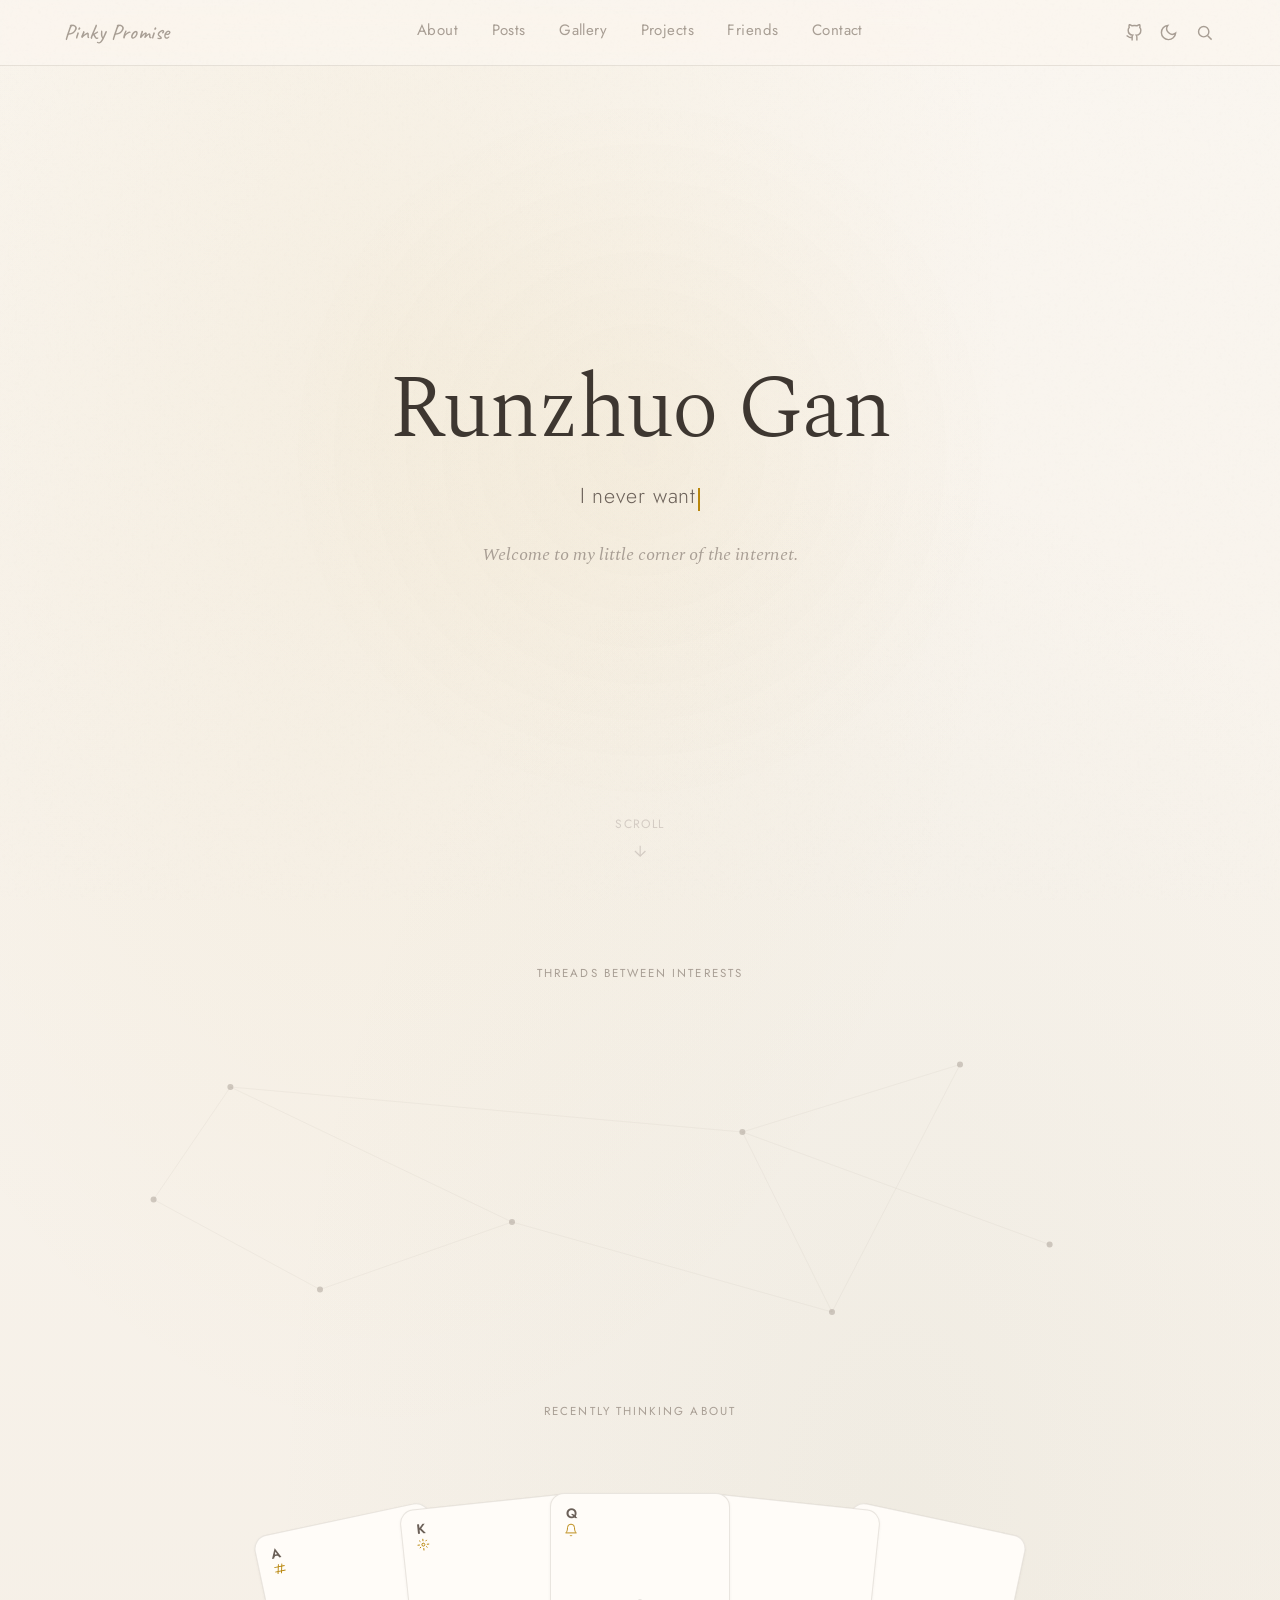
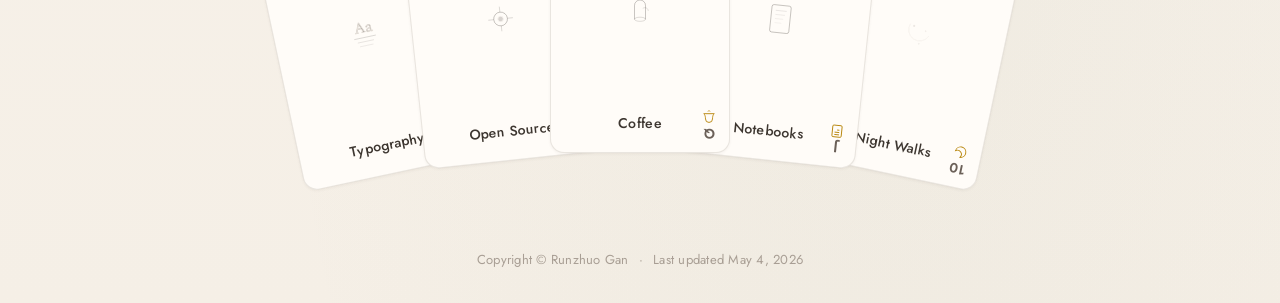
<file: index.html>
<!DOCTYPE html>
<html lang="en">
<head>
  <meta charset="UTF-8">
  <meta name="viewport" content="width=device-width, initial-scale=1.0">
  <title>Runzhuo Gan</title>
  <script>
    (function(){document.documentElement.classList.add('fonts-loading');try{var theme=localStorage.getItem('theme');if(theme==='dark'){document.documentElement.setAttribute('data-theme','dark');}else{document.documentElement.removeAttribute('data-theme');}}catch(e){}}());
  </script>
  <link rel="icon" href="/img/icon.svg">
  <link rel="preconnect" href="https://fonts.googleapis.com">
  <link rel="preconnect" href="https://fonts.gstatic.com" crossorigin>
  <link href="https://fonts.googleapis.com/css2?family=Caveat:wght@400;500;600;700&family=Jost:ital,wght@0,100..900;1,100..900&family=Spectral:ital,wght@0,200;0,300;0,400;0,500;0,600;0,700;0,800;1,200;1,300;1,400;1,500;1,600;1,700;1,800&display=swap" rel="stylesheet">
  <link rel="stylesheet" href="/static/style.css?v=20260504-192111">
  <script src="/js/site.js?v=20260504-192111" defer></script>
</head>
<body class="home-page">
  <div class="home-spotlight" aria-hidden="true"></div>

  <nav class="nav">
    <div class="nav-inner">
      <div class="brand serif-brand"><span class="brand-sign">Pinky Promise</span></div>
      <div class="nav-links">
        <a href="/public/about.html">About</a>
        <a href="/public/posts.html">Posts</a>
        <a href="/public/gallery.html">Gallery</a>
        <a href="/public/projects.html">Projects</a>
        <a href="/public/friends.html">Friends</a>
        <a href="/public/contact.html">Contact</a>
      </div>
      <div class="nav-actions">
        <a class="icon-link" href="https://github.com/Aununo" target="_blank" rel="noopener noreferrer" aria-label="GitHub">
          <svg viewBox="0 0 24 24" aria-hidden="true">
            <path d="M15 22v-4a4 4 0 0 0-.88-2.65c2.9-.33 5.88-1.42 5.88-6.35a4.94 4.94 0 0 0-1.32-3.42 4.6 4.6 0 0 0-.08-3.36s-1.07-.34-3.52 1.3a12.14 12.14 0 0 0-6.16 0c-2.45-1.64-3.52-1.3-3.52-1.3a4.6 4.6 0 0 0-.08 3.36A4.94 4.94 0 0 0 4 9c0 4.91 2.97 6.02 5.88 6.35A4 4 0 0 0 9 18v4"/>
            <path d="M9 18c-4 1.5-5-2-7-2"/>
          </svg>
        </a>
        <button class="theme-btn" onclick="toggleTheme()" aria-label="Toggle theme">
          <svg class="theme-icon" viewBox="0 0 24 24" aria-hidden="true">
            <path d="M21 12.8A9 9 0 1 1 11.2 3 7 7 0 0 0 21 12.8z"></path>
          </svg>
        </button>
        <button class="search-link" onclick="toggleSearch()" aria-label="Search">
          <svg viewBox="0 0 24 24" aria-hidden="true">
            <circle cx="11" cy="11" r="6.5"></circle>
            <path d="M16 16l5 5"></path>
          </svg>
        </button>
      </div>
    </div>
  </nav>

  <section class="home-hero">
    <div class="sky-effects" aria-hidden="true"></div>
    <h1 class="home-hero__name">Runzhuo Gan</h1>
    <p class="home-hero__tagline" id="typewriter-target"><span class="home-hero__cursor" aria-hidden="true"></span></p>
    <p class="home-hero__subtitle">Welcome to my little corner of the internet.</p>
    <div class="home-hero__scroll-hint" aria-hidden="true">
      <span>scroll</span>
      <svg viewBox="0 0 24 24"><path d="M12 5v14M5 12l7 7 7-7"/></svg>
    </div>
  </section>

  <p class="constellation-label">Threads between interests</p>

  <canvas class="constellation-canvas" aria-hidden="true"></canvas>

  <section class="home-thinking" aria-label="Thinking about">
    <h2 class="home-thinking__title">Recently thinking about</h2>
    <div class="thinking-cards">
      <div class="thinking-card" style="--card-rotate: -12deg; --card-y: 24px; --card-z: 1" data-desc="The quiet beauty of letterforms. How a single curve changes the voice of a word.">
        <div class="thinking-card__corner thinking-card__corner--tl">
          <span class="thinking-card__rank">A</span>
          <svg class="thinking-card__suit" viewBox="0 0 24 24"><path d="M7 20l4-16m2 16l4-16M3 8h18M3 16h18"/></svg>
        </div>
        <div class="thinking-card__center">
          <svg class="thinking-card__icon-lg" viewBox="0 0 64 64"><text x="32" y="28" text-anchor="middle" font-family="Spectral, serif" font-size="22" font-weight="300" fill="currentColor" opacity="0.6">Aa</text><line x1="16" y1="36" x2="48" y2="36" stroke="currentColor" stroke-width="0.8" opacity="0.3"/><line x1="20" y1="42" x2="44" y2="42" stroke="currentColor" stroke-width="0.8" opacity="0.2"/><line x1="22" y1="48" x2="42" y2="48" stroke="currentColor" stroke-width="0.8" opacity="0.15"/></svg>
        </div>
        <div class="thinking-card__corner thinking-card__corner--br">
          <span class="thinking-card__rank">A</span>
          <svg class="thinking-card__suit" viewBox="0 0 24 24"><path d="M7 20l4-16m2 16l4-16M3 8h18M3 16h18"/></svg>
        </div>
        <div class="thinking-card__label">Typography</div>
      </div>
      <div class="thinking-card" style="--card-rotate: -6deg; --card-y: 8px; --card-z: 2" data-desc="Building in the open. The strange comfort of strangers reading your code.">
        <div class="thinking-card__corner thinking-card__corner--tl">
          <span class="thinking-card__rank">K</span>
          <svg class="thinking-card__suit" viewBox="0 0 24 24"><circle cx="12" cy="12" r="2.5"/><path d="M12 2v4m0 12v4M2 12h4m12 0h4m-3.5-7.5l-2 2m-9 9l-2 2m0-13l2 2m9 9l2 2"/></svg>
        </div>
        <div class="thinking-card__center">
          <svg class="thinking-card__icon-lg" viewBox="0 0 64 64"><circle cx="32" cy="32" r="10" fill="none" stroke="currentColor" stroke-width="1" opacity="0.4"/><circle cx="32" cy="32" r="4" fill="currentColor" opacity="0.2"/><line x1="32" y1="14" x2="32" y2="22" stroke="currentColor" stroke-width="0.8" opacity="0.3"/><line x1="32" y1="42" x2="32" y2="50" stroke="currentColor" stroke-width="0.8" opacity="0.3"/><line x1="14" y1="32" x2="22" y2="32" stroke="currentColor" stroke-width="0.8" opacity="0.3"/><line x1="42" y1="32" x2="50" y2="32" stroke="currentColor" stroke-width="0.8" opacity="0.3"/></svg>
        </div>
        <div class="thinking-card__corner thinking-card__corner--br">
          <span class="thinking-card__rank">K</span>
          <svg class="thinking-card__suit" viewBox="0 0 24 24"><circle cx="12" cy="12" r="2.5"/><path d="M12 2v4m0 12v4M2 12h4m12 0h4m-3.5-7.5l-2 2m-9 9l-2 2m0-13l2 2m9 9l2 2"/></svg>
        </div>
        <div class="thinking-card__label">Open Source</div>
      </div>
      <div class="thinking-card" style="--card-rotate: 0deg; --card-y: 0px; --card-z: 3" data-desc="The ritual before the work. A quiet cup as a threshold between worlds.">
        <div class="thinking-card__corner thinking-card__corner--tl">
          <span class="thinking-card__rank">Q</span>
          <svg class="thinking-card__suit" viewBox="0 0 24 24"><path d="M18 8A6 6 0 0 0 6 8c0 7-3 9-3 9h18s-3-2-3-9M13.73 21a2 2 0 0 1-3.46 0"/></svg>
        </div>
        <div class="thinking-card__center">
          <svg class="thinking-card__icon-lg" viewBox="0 0 64 64"><path d="M24 44V24a8 8 0 0 1 16 0v20" fill="none" stroke="currentColor" stroke-width="1" opacity="0.4"/><ellipse cx="32" cy="44" rx="8" ry="3" fill="none" stroke="currentColor" stroke-width="0.8" opacity="0.3"/><path d="M36 28c4-2 8 0 8 4" fill="none" stroke="currentColor" stroke-width="0.8" opacity="0.25"/></svg>
        </div>
        <div class="thinking-card__corner thinking-card__corner--br">
          <span class="thinking-card__rank">Q</span>
          <svg class="thinking-card__suit" viewBox="0 0 24 24"><path d="M18 8A6 6 0 0 0 6 8c0 7-3 9-3 9h18s-3-2-3-9M13.73 21a2 2 0 0 1-3.46 0"/></svg>
        </div>
        <div class="thinking-card__label">Coffee</div>
      </div>
      <div class="thinking-card" style="--card-rotate: 6deg; --card-y: 8px; --card-z: 2" data-desc="Paper holds thought differently than screens. Slower, more forgiving.">
        <div class="thinking-card__corner thinking-card__corner--tl">
          <span class="thinking-card__rank">J</span>
          <svg class="thinking-card__suit" viewBox="0 0 24 24"><rect x="4" y="2" width="16" height="20" rx="2"/><line x1="8" y1="6" x2="16" y2="6"/><line x1="8" y1="10" x2="16" y2="10"/><line x1="8" y1="14" x2="12" y2="14"/></svg>
        </div>
        <div class="thinking-card__center">
          <svg class="thinking-card__icon-lg" viewBox="0 0 64 64"><rect x="18" y="12" width="28" height="40" rx="3" fill="none" stroke="currentColor" stroke-width="1" opacity="0.4"/><line x1="24" y1="20" x2="40" y2="20" stroke="currentColor" stroke-width="0.6" opacity="0.25"/><line x1="24" y1="26" x2="38" y2="26" stroke="currentColor" stroke-width="0.6" opacity="0.2"/><line x1="24" y1="32" x2="36" y2="32" stroke="currentColor" stroke-width="0.6" opacity="0.15"/><line x1="24" y1="38" x2="34" y2="38" stroke="currentColor" stroke-width="0.6" opacity="0.12"/></svg>
        </div>
        <div class="thinking-card__corner thinking-card__corner--br">
          <span class="thinking-card__rank">J</span>
          <svg class="thinking-card__suit" viewBox="0 0 24 24"><rect x="4" y="2" width="16" height="20" rx="2"/><line x1="8" y1="6" x2="16" y2="6"/><line x1="8" y1="10" x2="16" y2="10"/><line x1="8" y1="14" x2="12" y2="14"/></svg>
        </div>
        <div class="thinking-card__label">Notebooks</div>
      </div>
      <div class="thinking-card" style="--card-rotate: 12deg; --card-y: 24px; --card-z: 1" data-desc="Thinking moves differently in the dark. The streets empty, the mind fills up.">
        <div class="thinking-card__corner thinking-card__corner--tl">
          <span class="thinking-card__rank">10</span>
          <svg class="thinking-card__suit" viewBox="0 0 24 24"><path d="M21 12.79A9 9 0 1 1 11.21 3 7 7 0 0 0 21 12.79z"/></svg>
        </div>
        <div class="thinking-card__center">
          <svg class="thinking-card__icon-lg" viewBox="0 0 64 64"><path d="M50 30A14 14 0 1 1 20.2 18 11 11 0 0 0 50 30z" fill="currentColor" opacity="0.15"/><circle cx="26" cy="20" r="1" fill="currentColor" opacity="0.3"/><circle cx="38" cy="44" r="0.8" fill="currentColor" opacity="0.2"/><circle cx="44" cy="24" r="0.6" fill="currentColor" opacity="0.25"/></svg>
        </div>
        <div class="thinking-card__corner thinking-card__corner--br">
          <span class="thinking-card__rank">10</span>
          <svg class="thinking-card__suit" viewBox="0 0 24 24"><path d="M21 12.79A9 9 0 1 1 11.21 3 7 7 0 0 0 21 12.79z"/></svg>
        </div>
        <div class="thinking-card__label">Night Walks</div>
      </div>
    </div>
  </section>

  <footer class="footer">
    <span>Copyright &copy; Runzhuo Gan</span>
    <span aria-hidden="true">&middot;</span>
    <span>Last updated <time datetime="2026-05-04">May 4, 2026</time></span>
  </footer>
</body>
</html>
</file>
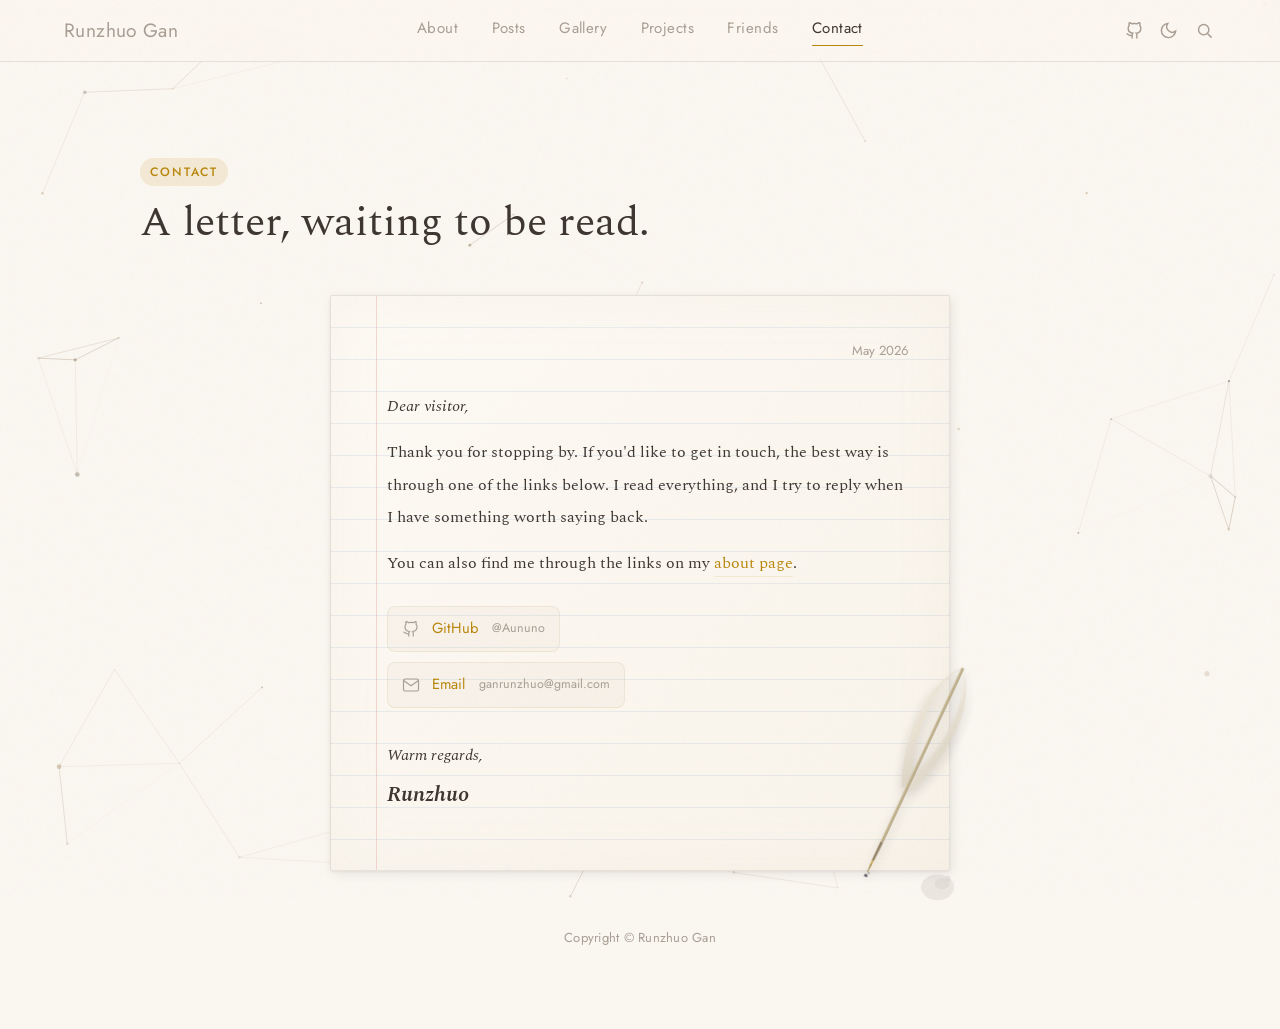
<file: public/contact.html>
<!DOCTYPE html>
<html lang="en">
<head>
  <meta charset="UTF-8">
  <meta name="viewport" content="width=device-width, initial-scale=1.0">
  <title>Contact / Runzhuo Gan</title>
  <script>
    (function(){document.documentElement.classList.add('fonts-loading');try{var theme=localStorage.getItem('theme');if(theme==='dark'){document.documentElement.setAttribute('data-theme','dark');}else{document.documentElement.removeAttribute('data-theme');}}catch(e){}}());
  </script>
  <link rel="icon" href="/img/icon.svg">
  <link rel="preconnect" href="https://fonts.googleapis.com">
  <link rel="preconnect" href="https://fonts.gstatic.com" crossorigin>
  <link href="https://fonts.googleapis.com/css2?family=Caveat:wght@400;500;600;700&family=Jost:ital,wght@0,100..900;1,100..900&family=Spectral:ital,wght@0,200;0,300;0,400;0,500;0,600;0,700;0,800;1,200;1,300;1,400;1,500;1,600;1,700;1,800&display=swap" rel="stylesheet">
  <link rel="stylesheet" href="/static/style.css?v=20260504-192111">
  <script src="/js/site.js?v=20260504-192111" defer></script>
  <script src="/js/particles.js" defer></script>
</head>
<body>
  <div id="particles-js"></div>
  <nav class="nav">
    <div class="nav-inner">
      <div class="brand serif-brand"><a class="brand-link" href="/">Runzhuo Gan</a></div>
      <div class="nav-links">
        <a href="/public/about.html">About</a>
        <a href="/public/posts.html">Posts</a>
        <a href="/public/gallery.html">Gallery</a>
        <a href="/public/projects.html">Projects</a>
        <a href="/public/friends.html">Friends</a>
        <a href="/public/contact.html" aria-current="page">Contact</a>
      </div>
      <div class="nav-actions">
        <a class="icon-link" href="https://github.com/Aununo" target="_blank" rel="noopener noreferrer" aria-label="GitHub">
          <svg viewBox="0 0 24 24" aria-hidden="true">
            <path d="M15 22v-4a4 4 0 0 0-.88-2.65c2.9-.33 5.88-1.42 5.88-6.35a4.94 4.94 0 0 0-1.32-3.42 4.6 4.6 0 0 0-.08-3.36s-1.07-.34-3.52 1.3a12.14 12.14 0 0 0-6.16 0c-2.45-1.64-3.52-1.3-3.52-1.3a4.6 4.6 0 0 0-.08 3.36A4.94 4.94 0 0 0 4 9c0 4.91 2.97 6.02 5.88 6.35A4 4 0 0 0 9 18v4"/>
            <path d="M9 18c-4 1.5-5-2-7-2"/>
          </svg>
        </a>
        <button class="theme-btn" onclick="toggleTheme()" aria-label="Toggle theme">
          <svg class="theme-icon" viewBox="0 0 24 24" aria-hidden="true">
            <path d="M21 12.8A9 9 0 1 1 11.2 3 7 7 0 0 0 21 12.8z"></path>
          </svg>
        </button>
        <button class="search-link" onclick="toggleSearch()" aria-label="Search">
          <svg viewBox="0 0 24 24" aria-hidden="true">
            <circle cx="11" cy="11" r="6.5"></circle>
            <path d="M16 16l5 5"></path>
          </svg>
        </button>
      </div>
    </div>
  </nav>

  <main class="container page-content">
    <div class="hero">
      <span class="eyebrow">Contact</span>
      <h1>A letter, waiting to be read.</h1>
    </div>

    <div class="letter-scene">
      <!-- Quill pen decoration -->
      <svg class="letter-pen" viewBox="0 0 40 200" aria-hidden="true">
        <defs>
          <linearGradient id="quill-feather" x1="0" y1="0" x2="1" y2="1">
            <stop offset="0%" stop-color="#f5f0e8"/>
            <stop offset="30%" stop-color="#e8e0d0"/>
            <stop offset="100%" stop-color="#d8cfc0"/>
          </linearGradient>
          <linearGradient id="quill-shaft" x1="0" y1="0" x2="1" y2="0">
            <stop offset="0%" stop-color="#c8b898"/>
            <stop offset="50%" stop-color="#b8a880"/>
            <stop offset="100%" stop-color="#a89870"/>
          </linearGradient>
          <linearGradient id="quill-nib" x1="0" y1="0" x2="0" y2="1">
            <stop offset="0%" stop-color="#d4b060"/>
            <stop offset="100%" stop-color="#a08040"/>
          </linearGradient>
        </defs>
        <!-- Feather barbs - left side -->
        <path d="M20,8 Q5,25 3,50 Q2,70 6,90 Q10,108 16,120 L20,115 Q14,100 10,80 Q7,60 8,40 Q10,22 20,8Z" fill="url(#quill-feather)" opacity="0.9"/>
        <path d="M20,12 Q7,30 5,55 Q4,72 8,88 Q12,102 17,112 L20,108 Q15,95 11,78 Q8,60 9,42 Q11,25 20,12Z" fill="url(#quill-feather)" opacity="0.7"/>
        <!-- Feather barbs - right side -->
        <path d="M20,8 Q35,25 37,50 Q38,70 34,90 Q30,108 24,120 L20,115 Q26,100 30,80 Q33,60 32,40 Q30,22 20,8Z" fill="url(#quill-feather)" opacity="0.85"/>
        <path d="M20,12 Q33,30 35,55 Q36,72 32,88 Q28,102 23,112 L20,108 Q25,95 29,78 Q32,60 31,42 Q29,25 20,12Z" fill="url(#quill-feather)" opacity="0.65"/>
        <!-- Feather center highlight -->
        <path d="M20,8 Q19,40 19,70 Q19,95 20,115" stroke="#fff" stroke-width="0.5" fill="none" opacity="0.3"/>
        <!-- Shaft (rachis) -->
        <rect x="19" y="8" width="2.5" height="160" rx="1" fill="url(#quill-shaft)"/>
        <!-- Shaft highlight -->
        <line x1="19.8" y1="10" x2="19.8" y2="165" stroke="#d4c8a8" stroke-width="0.5" opacity="0.5"/>
        <!-- Nib holder (bare shaft) -->
        <path d="M19,168 L21.5,168 L21,185 L20,192 L19,185Z" fill="#8a7a5a"/>
        <!-- Nib -->
        <path d="M19,185 L20,198 L21,185" fill="url(#quill-nib)"/>
        <!-- Nib slit -->
        <line x1="20" y1="188" x2="20" y2="196" stroke="#7a6a3a" stroke-width="0.4"/>
        <!-- Ink drop at tip -->
        <circle cx="20" cy="199" r="1.5" fill="#1a1a3a" opacity="0.7"/>
        <circle cx="21.5" cy="196" r="0.7" fill="#1a1a3a" opacity="0.4"/>
      </svg>

      <!-- Letter paper -->
      <div class="letter-paper reveal">
        <div class="letter-date">May 2026</div>
        <p class="letter-greeting">Dear visitor,</p>
        <p>Thank you for stopping by. If you'd like to get in touch, the best way is through one of the links below. I read everything, and I try to reply when I have something worth saying back.</p>
        <p>You can also find me through the links on my <a href="/public/about.html">about page</a>.</p>

        <div class="letter-links">
          <a class="letter-link" href="https://github.com/Aununo" target="_blank" rel="noopener noreferrer">
            <svg viewBox="0 0 24 24"><path d="M15 22v-4a4 4 0 0 0-.88-2.65c2.9-.33 5.88-1.42 5.88-6.35a4.94 4.94 0 0 0-1.32-3.42 4.6 4.6 0 0 0-.08-3.36s-1.07-.34-3.52 1.3a12.14 12.14 0 0 0-6.16 0c-2.45-1.64-3.52-1.3-3.52-1.3a4.6 4.6 0 0 0-.08 3.36A4.94 4.94 0 0 0 4 9c0 4.91 2.97 6.02 5.88 6.35A4 4 0 0 0 9 18v4"/><path d="M9 18c-4 1.5-5-2-7-2"/></svg>
            <span>GitHub</span>
            <span class="letter-link__handle">@Aununo</span>
          </a>
          <a class="letter-link" href="mailto:ganrunzhuo@gmail.com">
            <svg viewBox="0 0 24 24"><path d="M4 4h16c1.1 0 2 .9 2 2v12c0 1.1-.9 2-2 2H4c-1.1 0-2-.9-2-2V6c0-1.1.9-2 2-2z"/><path d="M22 6l-10 7L2 6"/></svg>
            <span>Email</span>
            <span class="letter-link__handle">ganrunzhuo@gmail.com</span>
          </a>
        </div>

        <p class="letter-sign">
          Warm regards,<br>
          <span class="letter-signature">Runzhuo</span>
        </p>
      </div>

      <!-- Ink stain decoration -->
      <svg class="letter-ink" viewBox="0 0 60 60" aria-hidden="true">
        <ellipse cx="30" cy="32" rx="18" ry="14" fill="currentColor" opacity="0.08"/>
        <ellipse cx="35" cy="28" rx="8" ry="6" fill="currentColor" opacity="0.05"/>
        <circle cx="42" cy="22" r="3" fill="currentColor" opacity="0.06"/>
        <circle cx="48" cy="26" r="1.5" fill="currentColor" opacity="0.04"/>
      </svg>
    </div>

    <div class="footer">
      <span>Copyright &copy; Runzhuo Gan</span>
    </div>
  </main>
  <script>
    document.addEventListener('DOMContentLoaded', function() {
      if (typeof particlesJS !== 'undefined') {
        var isDark = document.documentElement.getAttribute('data-theme') === 'dark';
        particlesJS('particles-js', {
          particles: {
            number: { value: 40, density: { enable: true, value_area: 1000 } },
            color: { value: isDark ? ['#7a7a8a', '#8a8a9a', '#6a6a7a', '#5a5a6a'] : ['#8b7254', '#a0845c', '#6b5d4a', '#9c7a50'] },
            shape: { type: 'circle' },
            opacity: { value: isDark ? 0.35 : 0.55, random: true, anim: { enable: true, speed: 0.8, opacity_min: 0.15, sync: false } },
            size: { value: 3, random: true, anim: { enable: true, speed: 2, size_min: 0.8, sync: false } },
            line_linked: { enable: true, distance: 150, color: isDark ? '#6a6a7a' : '#8b7254', opacity: isDark ? 0.2 : 0.35, width: 1 },
            move: { enable: true, speed: 0.8, direction: 'none', random: true, straight: false, out_mode: 'out', bounce: false }
          },
          interactivity: {
            detect_on: 'canvas',
            events: { onhover: { enable: true, mode: 'grab' }, onclick: { enable: true, mode: 'push' }, resize: true },
            modes: { grab: { distance: 140, line_linked: { opacity: 0.5 } }, push: { particles_nb: 3 } }
          },
          retina_detect: true
        });
      }
    });
  </script>
</body>
</html>
</file>
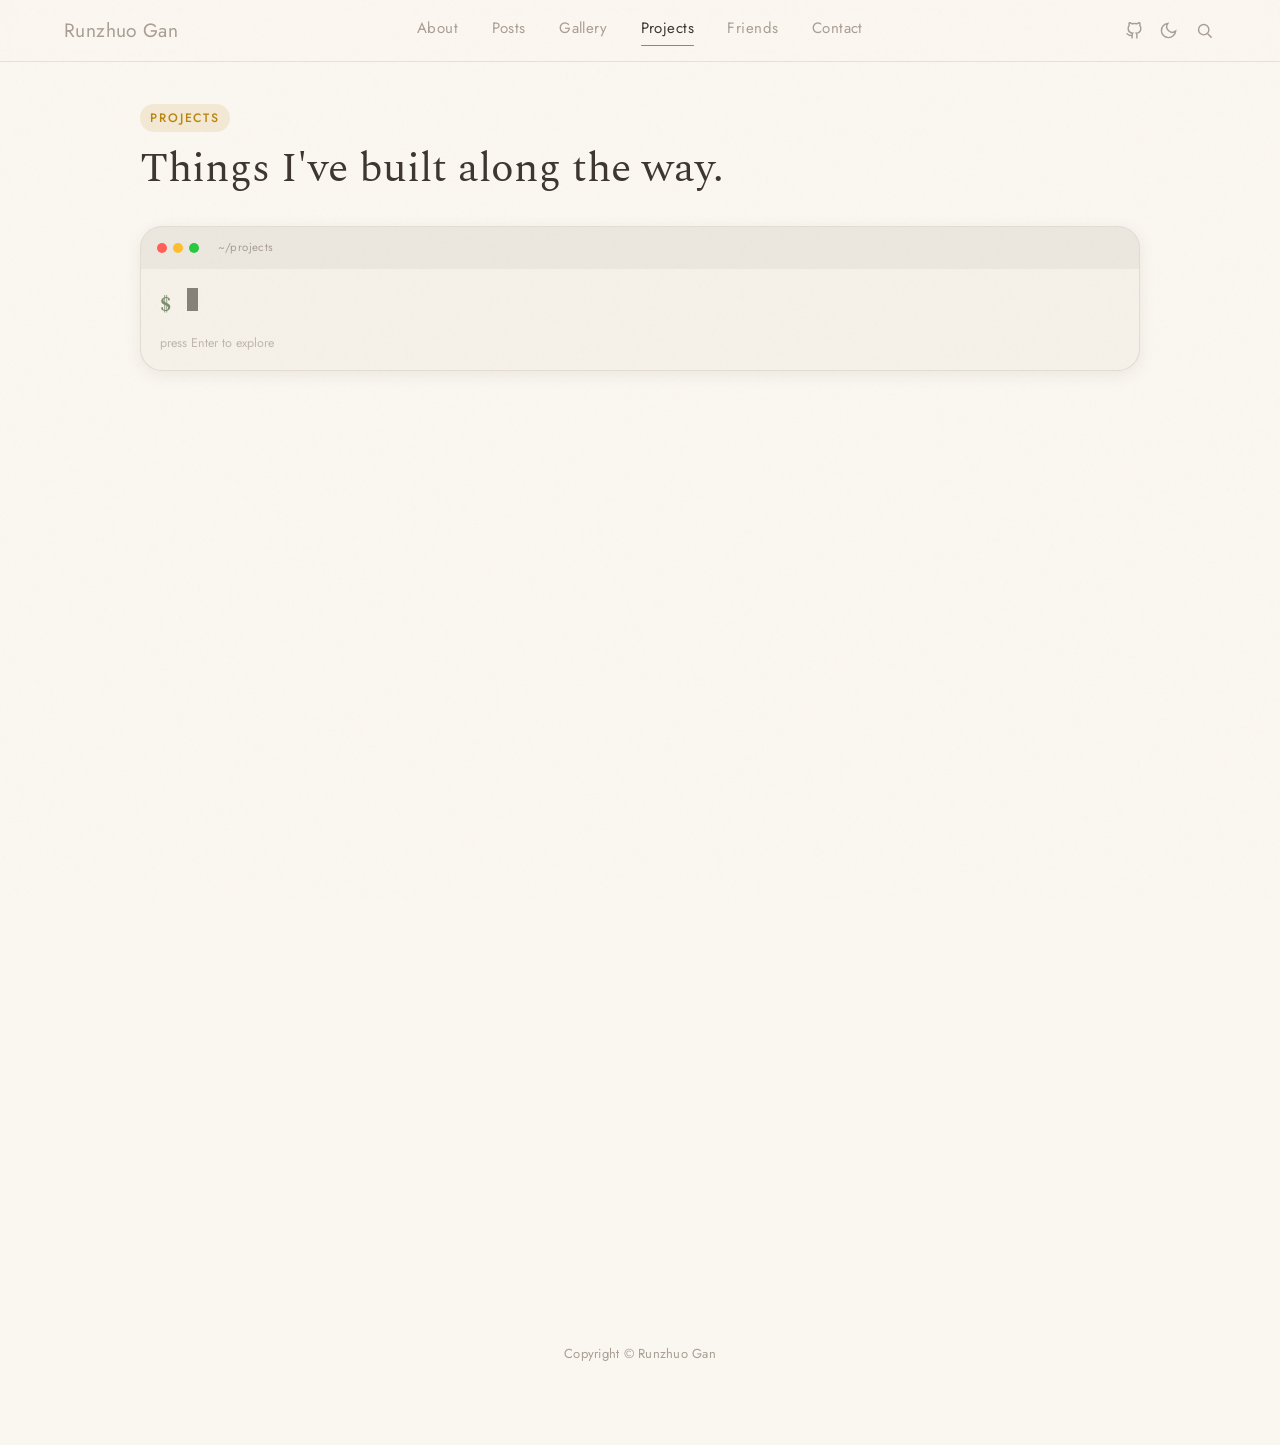
<file: public/projects.html>
<!DOCTYPE html>
<html lang="en">
<head>
  <meta charset="UTF-8">
  <meta name="viewport" content="width=device-width, initial-scale=1.0">
  <title>Projects / Runzhuo Gan</title>
  <script>
    (function(){document.documentElement.classList.add('fonts-loading');try{var theme=localStorage.getItem('theme');if(theme==='dark'){document.documentElement.setAttribute('data-theme','dark');}else{document.documentElement.removeAttribute('data-theme');}}catch(e){}}());
  </script>
  <link rel="icon" href="/img/icon.svg">
  <link rel="preconnect" href="https://fonts.googleapis.com">
  <link rel="preconnect" href="https://fonts.gstatic.com" crossorigin>
  <link href="https://fonts.googleapis.com/css2?family=Caveat:wght@400;500;600;700&family=Jost:ital,wght@0,100..900;1,100..900&family=Spectral:ital,wght@0,200;0,300;0,400;0,500;0,600;0,700;0,800;1,200;1,300;1,400;1,500;1,600;1,700;1,800&display=swap" rel="stylesheet">
  <link rel="stylesheet" href="/static/style.css?v=20260504-192111">
  <script src="/js/site.js?v=20260504-192111" defer></script>
</head>
<body>
  <nav class="nav">
    <div class="nav-inner">
      <div class="brand serif-brand"><a class="brand-link" href="/">Runzhuo Gan</a></div>
      <div class="nav-links">
        <a href="/public/about.html">About</a>
        <a href="/public/posts.html">Posts</a>
        <a href="/public/gallery.html">Gallery</a>
        <a href="/public/projects.html" aria-current="page">Projects</a>
        <a href="/public/friends.html">Friends</a>
        <a href="/public/contact.html">Contact</a>
      </div>
      <div class="nav-actions">
        <a class="icon-link" href="https://github.com/Aununo" target="_blank" rel="noopener noreferrer" aria-label="GitHub">
          <svg viewBox="0 0 24 24" aria-hidden="true">
            <path d="M15 22v-4a4 4 0 0 0-.88-2.65c2.9-.33 5.88-1.42 5.88-6.35a4.94 4.94 0 0 0-1.32-3.42 4.6 4.6 0 0 0-.08-3.36s-1.07-.34-3.52 1.3a12.14 12.14 0 0 0-6.16 0c-2.45-1.64-3.52-1.3-3.52-1.3a4.6 4.6 0 0 0-.08 3.36A4.94 4.94 0 0 0 4 9c0 4.91 2.97 6.02 5.88 6.35A4 4 0 0 0 9 18v4"/>
            <path d="M9 18c-4 1.5-5-2-7-2"/>
          </svg>
        </a>
        <button class="theme-btn" onclick="toggleTheme()" aria-label="Toggle theme">
          <svg class="theme-icon" viewBox="0 0 24 24" aria-hidden="true">
            <path d="M21 12.8A9 9 0 1 1 11.2 3 7 7 0 0 0 21 12.8z"></path>
          </svg>
        </button>
        <button class="search-link" onclick="toggleSearch()" aria-label="Search">
          <svg viewBox="0 0 24 24" aria-hidden="true">
            <circle cx="11" cy="11" r="6.5"></circle>
            <path d="M16 16l5 5"></path>
          </svg>
        </button>
      </div>
    </div>
  </nav>

  <main class="container page-content">
    <div class="hero">
      <span class="eyebrow">Projects</span>
      <h1>Things I've built along the way.</h1>
    </div>

    <div class="pj-terminal reveal">
      <div class="pj-terminal__bar">
        <span class="pj-terminal__dot pj-terminal__dot--red"></span>
        <span class="pj-terminal__dot pj-terminal__dot--yellow"></span>
        <span class="pj-terminal__dot pj-terminal__dot--green"></span>
        <span class="pj-terminal__tab">~/projects</span>
      </div>
      <div class="pj-terminal__body">
        <span class="pj-terminal__prompt">$</span>
        <span class="pj-terminal__cmd"></span>
        <span class="pj-terminal__cursor"></span>
      </div>
      <p class="pj-terminal__hint">press Enter to explore</p>
    </div>

    <div class="pj-output" aria-hidden="true">
    <div class="pj-lang-bar">
      <div class="pj-lang-bar__track">
        <span class="pj-lang-bar__seg" data-lang="Python" style="--w:25%"></span>
        <span class="pj-lang-bar__seg" data-lang="JavaScript" style="--w:12.5%"></span>
        <span class="pj-lang-bar__seg" data-lang="TypeScript" style="--w:12.5%"></span>
        <span class="pj-lang-bar__seg" data-lang="Go" style="--w:12.5%"></span>
        <span class="pj-lang-bar__seg" data-lang="C++" style="--w:12.5%"></span>
        <span class="pj-lang-bar__seg" data-lang="HTML" style="--w:12.5%"></span>
        <span class="pj-lang-bar__seg" data-lang="C" style="--w:12.5%"></span>
      </div>
      <div class="pj-lang-bar__legend">
        <span class="pj-lang-bar__item" data-lang="Python"><i></i>Python 25%</span>
        <span class="pj-lang-bar__item" data-lang="JavaScript"><i></i>JavaScript 12.5%</span>
        <span class="pj-lang-bar__item" data-lang="TypeScript"><i></i>TypeScript 12.5%</span>
        <span class="pj-lang-bar__item" data-lang="Go"><i></i>Go 12.5%</span>
        <span class="pj-lang-bar__item" data-lang="C++"><i></i>C++ 12.5%</span>
        <span class="pj-lang-bar__item" data-lang="HTML"><i></i>HTML 12.5%</span>
        <span class="pj-lang-bar__item" data-lang="C"><i></i>C 12.5%</span>
      </div>
    </div>

    <div class="pj-grid">

      <a class="pj-card pj-card--featured" style="--i:0" href="https://github.com/Aununo/WhatToEat" target="_blank" rel="noopener noreferrer">
        <div class="pj-card__head">
          <span class="pj-card__lang" data-lang="JavaScript">JavaScript</span>
          <span class="pj-card__stars">
            <svg viewBox="0 0 16 16" width="14" height="14"><path d="M8 .25a.75.75 0 0 1 .673.418l1.882 3.815 4.21.612a.75.75 0 0 1 .416 1.279l-3.046 2.97.719 4.192a.75.75 0 0 1-1.088.791L8 12.347l-3.766 1.98a.75.75 0 0 1-1.088-.79l.72-4.194L.818 6.374a.75.75 0 0 1 .416-1.28l4.21-.611L7.327.668A.75.75 0 0 1 8 .25z" fill="currentColor"/></svg>
            7
          </span>
        </div>
        <h3 class="pj-card__title">WhatToEat</h3>
        <p class="pj-card__desc">Practice Vibe Coding — a playful tool for deciding what to eat, built as a coding experiment.</p>
        <span class="pj-card__link">github.com/Aununo/WhatToEat</span>
      </a>

      <a class="pj-card pj-card--featured" style="--i:1" href="https://github.com/Aununo/MyBot" target="_blank" rel="noopener noreferrer">
        <div class="pj-card__head">
          <span class="pj-card__lang" data-lang="Python">Python</span>
          <span class="pj-card__stars">
            <svg viewBox="0 0 16 16" width="14" height="14"><path d="M8 .25a.75.75 0 0 1 .673.418l1.882 3.815 4.21.612a.75.75 0 0 1 .416 1.279l-3.046 2.97.719 4.192a.75.75 0 0 1-1.088.791L8 12.347l-3.766 1.98a.75.75 0 0 1-1.088-.79l.72-4.194L.818 6.374a.75.75 0 0 1 .416-1.28l4.21-.611L7.327.668A.75.75 0 0 1 8 .25z" fill="currentColor"/></svg>
            5
          </span>
        </div>
        <h3 class="pj-card__title">MyBot</h3>
        <p class="pj-card__desc">QQ Agent with OpenClaw — a chatbot built on NoneBot and NapCat for the QQ platform.</p>
        <span class="pj-card__link">github.com/Aununo/MyBot</span>
      </a>

      <a class="pj-card" style="--i:2" href="https://github.com/Aununo/claude-code" target="_blank" rel="noopener noreferrer">
        <div class="pj-card__head">
          <span class="pj-card__lang" data-lang="TypeScript">TypeScript</span>
        </div>
        <h3 class="pj-card__title">claude-code</h3>
        <p class="pj-card__desc">Full-fidelity Claude Code fork with TypeScript type fixes, enterprise reliability, and safe lockfile preservation.</p>
        <span class="pj-card__link">github.com/Aununo/claude-code</span>
      </a>

      <a class="pj-card" style="--i:3" href="https://github.com/Aununo/Orison" target="_blank" rel="noopener noreferrer">
        <div class="pj-card__head">
          <span class="pj-card__lang" data-lang="Python">Python</span>
        </div>
        <h3 class="pj-card__title">Orison</h3>
        <p class="pj-card__desc">A Daily Assistant — an agent-powered personal tool built with cc-connect and hermes-agent.</p>
        <span class="pj-card__link">github.com/Aununo/Orison</span>
      </a>

      <a class="pj-card" style="--i:4" href="https://github.com/Aununo/codex-switch" target="_blank" rel="noopener noreferrer">
        <div class="pj-card__head">
          <span class="pj-card__lang" data-lang="Go">Go</span>
        </div>
        <h3 class="pj-card__title">codex-switch</h3>
        <p class="pj-card__desc">Hermes — a model/API switching utility for Codex workflows.</p>
        <span class="pj-card__link">github.com/Aununo/codex-switch</span>
      </a>

      <a class="pj-card" style="--i:5" href="https://github.com/Aununo/IP-GAKE" target="_blank" rel="noopener noreferrer">
        <div class="pj-card__head">
          <span class="pj-card__lang" data-lang="C++">C++</span>
        </div>
        <h3 class="pj-card__title">IP-GAKE</h3>
        <p class="pj-card__desc">Implementation of identity-binding password-based group authenticated key exchange for multi-party communication.</p>
        <span class="pj-card__link">github.com/Aununo/IP-GAKE</span>
      </a>

      <a class="pj-card" style="--i:6" href="https://github.com/Aununo/CS-BAOYAN-DDL" target="_blank" rel="noopener noreferrer">
        <div class="pj-card__head">
          <span class="pj-card__lang" data-lang="HTML">HTML</span>
        </div>
        <h3 class="pj-card__title">CS-BAOYAN-DDL</h3>
        <p class="pj-card__desc">A static webpage tracking summer camp application deadlines for CS programs.</p>
        <span class="pj-card__link">github.com/Aununo/CS-BAOYAN-DDL</span>
      </a>

      <a class="pj-card" style="--i:7" href="https://github.com/Aununo/Programs" target="_blank" rel="noopener noreferrer">
        <div class="pj-card__head">
          <span class="pj-card__lang" data-lang="C">C</span>
        </div>
        <h3 class="pj-card__title">Programs</h3>
        <p class="pj-card__desc">A code store — collection of C programs and exercises.</p>
        <span class="pj-card__link">github.com/Aununo/Programs</span>
      </a>

    </div>
    </div>

    <div class="footer">
      <span>Copyright &copy; Runzhuo Gan</span>
    </div>
  </main>
</body>
</html>
</file>
<file: static/style.css>
/* ── Design Tokens ── */
:root {
  --color: #3d3630;
  --color-soft: #6b6058;
  --color-muted: #a89e94;
  --color-faint: #d4ccc4;
  --bg: #faf6f0;
  --bg-warm: #f5efe6;
  --bg-card: #fffcf8;
  --bg-card-hover: #fff9f2;
  --border: rgba(168, 158, 148, 0.25);
  --border-strong: rgba(168, 158, 148, 0.45);
  --accent: #b8860b;
  --accent-soft: rgba(184, 134, 11, 0.12);
  --accent-hover: #9a7209;
  --sage: #7a8c6e;
  --sage-soft: rgba(122, 140, 110, 0.12);
  --rose: #c47d7d;
  --rose-soft: rgba(196, 125, 125, 0.1);
  --shadow-sm: 0 1px 3px rgba(61, 54, 48, 0.06);
  --shadow-md: 0 4px 16px rgba(61, 54, 48, 0.08);
  --shadow-lg: 0 12px 40px rgba(61, 54, 48, 0.1);
  --shadow-hover: 0 8px 30px rgba(61, 54, 48, 0.12);
  --radius-sm: 8px;
  --radius-md: 14px;
  --radius-lg: 22px;
  --radius-xl: 32px;
  --selection-bg: rgba(184, 134, 11, 0.18);
  --selection-color: #3d3630;
  --link-color: #6b6058;
  --link-hover: #3d3630;
  --link-underline: rgba(168, 158, 148, 0.35);
  --link-underline-hover: rgba(61, 54, 48, 0.6);
  --nav-bg: rgba(250, 246, 240, 0.82);
  --nav-height: 68px;
  --nav-page-gap: clamp(1.25rem, 4vw, 2.5rem);
  --code-bg: #f5f0e8;
  --code-text: #3b3128;
  --code-block-bg: #f8f4ec;
  --code-block-border: rgba(168, 158, 148, 0.2);
  --code-comment: #8b7f72;
  --code-keyword: #9a3412;
  --code-operator: #7c5c3b;
  --code-string: #21633f;
  --code-number: #b45309;
  --code-name: #1d4ed8;
  --code-function: #155e75;
  --code-tag: #7c2d12;
  --code-variable: #0f766e;
  --code-error: #b42318;
  --spotlight-x: 50%;
  --spotlight-y: 50%;
  --paper-grain: url("data:image/svg+xml,%3Csvg viewBox='0 0 256 256' xmlns='http://www.w3.org/2000/svg'%3E%3Cfilter id='noise'%3E%3CfeTurbulence type='fractalNoise' baseFrequency='0.9' numOctaves='4' stitchTiles='stitch'/%3E%3C/filter%3E%3Crect width='100%25' height='100%25' filter='url(%23noise)' opacity='0.03'/%3E%3C/svg%3E");
}

html[data-theme="dark"] {
  --color: #dde2ec;
  --color-soft: #a8b2c8;
  --color-muted: #6e7a92;
  --color-faint: #3e4860;
  --bg: #0e1219;
  --bg-warm: #141922;
  --bg-card: #192030;
  --bg-card-hover: #1f2840;
  --border: rgba(110, 122, 146, 0.2);
  --border-strong: rgba(110, 122, 146, 0.35);
  --accent: #6ba3d6;
  --accent-soft: rgba(107, 163, 214, 0.12);
  --accent-hover: #8abde6;
  --sage: #7a9c88;
  --sage-soft: rgba(122, 156, 136, 0.1);
  --rose: #c0909a;
  --rose-soft: rgba(192, 144, 154, 0.08);
  --shadow-sm: 0 1px 3px rgba(0, 0, 0, 0.25);
  --shadow-md: 0 4px 16px rgba(0, 0, 0, 0.3);
  --shadow-lg: 0 12px 40px rgba(0, 0, 0, 0.35);
  --shadow-hover: 0 8px 30px rgba(0, 0, 0, 0.4);
  --selection-bg: rgba(107, 163, 214, 0.2);
  --selection-color: #dde2ec;
  --link-color: #a8b2c8;
  --link-hover: #dde2ec;
  --link-underline: rgba(110, 122, 146, 0.3);
  --link-underline-hover: rgba(221, 226, 236, 0.5);
  --nav-bg: rgba(14, 18, 25, 0.88);
  --code-bg: #192030;
  --code-text: #d8dde8;
  --code-block-bg: #121824;
  --code-block-border: rgba(110, 122, 146, 0.15);
  --code-comment: #6e7a92;
  --code-keyword: #e0a060;
  --code-operator: #d4b896;
  --code-string: #8bc8a0;
  --code-number: #e0a0a0;
  --code-name: #7cc0e8;
  --code-function: #8ac4f0;
  --code-tag: #d0a878;
  --code-variable: #60c8b8;
  --code-error: #e09098;
}

/* ── Reset ── */
*, *::before, *::after { box-sizing: border-box; }
::selection { background: var(--selection-bg); color: var(--selection-color); }
html {
  color-scheme: light;
  scroll-padding-top: calc(var(--nav-height) + 1.25rem);
}
html[data-theme="dark"] {
  color-scheme: dark;
}
html, body { margin: 0; padding: 0; width: 100%; min-height: 100%; }

body {
  background: var(--bg);
  color: var(--color);
  font-family: 'Spectral', Georgia, 'Times New Roman', serif;
  font-size: 18px;
  line-height: 1.7;
  display: flex;
  flex-direction: column;
  align-items: center;
  min-height: 100vh;
  text-align: left;
  overflow-x: hidden;
  -webkit-font-smoothing: antialiased;
  -moz-osx-font-smoothing: grayscale;
}

/* Paper grain texture */
body::before {
  content: "";
  position: fixed;
  inset: 0;
  background-image: var(--paper-grain);
  background-repeat: repeat;
  pointer-events: none;
  z-index: 9999;
  opacity: 0.5;
}

/* ── Navigation ── */
.nav {
  position: fixed;
  top: 0;
  left: 0;
  width: 100%;
  z-index: 1000;
  -webkit-backdrop-filter: saturate(160%) blur(12px);
  backdrop-filter: saturate(160%) blur(12px);
  background: var(--nav-bg);
  border-bottom: 1px solid var(--border);
}
.nav-inner {
  display: grid;
  grid-template-columns: minmax(0, 1fr) auto minmax(0, 1fr);
  align-items: center;
  column-gap: clamp(1rem, 3vw, 2.5rem);
  max-width: 1200px;
  margin: 0 auto;
  padding: 14px 24px;
  font-family: 'Jost', sans-serif;
  font-size: 14px;
}
.brand {
  color: var(--color-soft);
  justify-self: start;
}
.serif-brand {
  font-family: 'Jost', sans-serif;
  font-size: 1.2rem;
  font-weight: 400;
  color: var(--color-muted);
  letter-spacing: 0.02em;
  transition: color 0.25s ease;
}
.serif-brand:hover {
  color: var(--color);
}
.brand-sign {
  font-family: 'Caveat', cursive;
  font-size: 1.35rem;
  font-weight: 500;
  color: var(--color-muted);
  letter-spacing: 0.02em;
}
.brand-link {
  text-decoration: none;
  color: inherit;
  border-bottom: none;
}
.brand-link:hover {
  color: var(--color);
}
.nav-links {
  display: flex;
  align-items: center;
  justify-self: center;
  gap: clamp(1.2rem, 2.6vw, 2.4rem);
  max-width: 100%;
}
.nav-links a {
  position: relative;
  display: inline-flex;
  align-items: center;
  justify-content: center;
  padding-bottom: 0.2rem;
  text-decoration: none;
  color: var(--color-muted);
  font-size: 15px;
  font-family: 'Jost', sans-serif;
  letter-spacing: 0.03em;
  transition: color 0.25s ease;
}
.nav-links a::after {
  content: "";
  position: absolute;
  left: 50%;
  bottom: -0.1rem;
  width: 0;
  height: 1.5px;
  border-radius: 999px;
  background: var(--accent);
  transition: width 0.3s cubic-bezier(0.22, 1, 0.36, 1), left 0.3s cubic-bezier(0.22, 1, 0.36, 1);
}
.nav-links a[aria-current="page"] {
  color: var(--color);
}
.nav-links a[aria-current="page"]::after {
  width: 100%;
  left: 0;
}
.nav-links a:hover {
  color: var(--color);
}
.nav-links a:hover::after {
  width: 100%;
  left: 0;
}
.nav-actions {
  display: flex;
  align-items: center;
  justify-self: end;
  gap: 12px;
}
.icon-link,
.search-link,
.theme-btn {
  border: 0;
  background: transparent;
  color: var(--color-muted);
  display: inline-flex;
  align-items: center;
  justify-content: center;
  padding: 0;
  cursor: pointer;
  font-family: 'Jost', sans-serif;
  transition: color 0.25s ease, transform 0.25s ease;
}
.icon-link:hover,
.search-link:hover,
.theme-btn:hover {
  color: var(--color);
  transform: scale(1.08);
}
.icon-link svg,
.search-link svg,
.theme-icon {
  width: 19px;
  height: 19px;
  stroke: currentColor;
  fill: none;
  stroke-width: 1.8;
}
.theme-btn, .search-link {
  width: 24px;
  height: 24px;
}

.icon-link:focus-visible,
.search-link:focus-visible,
.theme-btn:focus-visible,
.nav-links a:focus-visible {
  outline: 2px solid var(--accent-soft);
  outline-offset: 4px;
  border-radius: var(--radius-sm);
}

/* ── Home Page ── */
.home-page {
  position: relative;
  background:
    radial-gradient(ellipse at 30% 20%, rgba(184, 134, 11, 0.06), transparent 50%),
    radial-gradient(ellipse at 70% 80%, rgba(122, 140, 110, 0.05), transparent 50%),
    linear-gradient(180deg, var(--bg) 0%, var(--bg-warm) 100%);
  min-height: 100vh;
}
html[data-theme="dark"] .home-page {
  background:
    radial-gradient(ellipse at 30% 20%, rgba(107, 163, 214, 0.04), transparent 50%),
    radial-gradient(ellipse at 70% 80%, rgba(122, 156, 136, 0.03), transparent 50%),
    linear-gradient(180deg, var(--bg) 0%, var(--bg-warm) 100%);
}

/* Cursor spotlight */
.home-spotlight {
  position: fixed;
  inset: 0;
  pointer-events: none;
  z-index: 0;
  background: radial-gradient(
    600px circle at var(--spotlight-x) var(--spotlight-y),
    rgba(184, 134, 11, 0.04),
    transparent 60%
  );
  transition: opacity 0.3s ease;
}
html[data-theme="dark"] .home-spotlight {
  background: radial-gradient(
    600px circle at var(--spotlight-x) var(--spotlight-y),
    rgba(107, 163, 214, 0.06),
    transparent 60%
  );
}

/* Bubble canvas — glowing particle background */
.bubble-canvas {
  position: fixed;
  inset: 0;
  pointer-events: none;
  z-index: 0;
  width: 100%;
  height: 100%;
}

/* Hero section */
.home-hero {
  position: relative;
  z-index: 1;
  min-height: 100vh;
  display: flex;
  flex-direction: column;
  justify-content: center;
  align-items: center;
  text-align: center;
  padding: 6rem 2rem 4rem;
  overflow: hidden;
}

/* ── Sky effects ── */
.sky-effects {
  position: absolute;
  inset: 0;
  pointer-events: none;
  overflow: hidden;
}

/* Stars — dark mode only */
.sky-star {
  position: absolute;
  width: 2px;
  height: 2px;
  background: rgba(200, 215, 240, 0.8);
  border-radius: 50%;
  opacity: 0;
  animation: star-twinkle ease-in-out infinite alternate;
}
.sky-star--large {
  width: 3px;
  height: 3px;
  background: rgba(220, 230, 250, 0.9);
  box-shadow: 0 0 4px 1px rgba(200, 220, 255, 0.3);
}

html[data-theme="dark"] .sky-star { display: block; }
html:not([data-theme="dark"]) .sky-star { display: none; }

@keyframes star-twinkle {
  0%   { opacity: 0.15; transform: scale(0.8); }
  100% { opacity: 1;   transform: scale(1.2); }
}

/* Dandelion petals — light mode only */
.petal {
  position: absolute;
  top: -20px;
  width: 6px;
  height: 6px;
  opacity: 0;
  animation: petal-fall linear infinite;
}
/* each petal is a soft elongated shape */
.petal::before {
  content: '';
  display: block;
  width: 100%;
  height: 100%;
  background: rgba(180, 160, 130, 0.35);
  border-radius: 50% 0 50% 0;
  transform: rotate(45deg);
}
/* thin filament trailing behind */
.petal::after {
  content: '';
  position: absolute;
  top: 50%;
  left: 100%;
  width: 10px;
  height: 1px;
  background: linear-gradient(to right, rgba(180, 160, 130, 0.2), transparent);
  transform: translateY(-50%);
}

html[data-theme="dark"] .petal { display: none; }
html:not([data-theme="dark"]) .petal { display: block; }

@keyframes petal-fall {
  0%   { opacity: 0; transform: translate(0, 0) rotate(0deg); }
  10%  { opacity: 0.7; }
  50%  { opacity: 0.6; }
  90%  { opacity: 0.4; }
  100% { opacity: 0; transform: translate(var(--petal-drift), calc(100vh + 40px)) rotate(var(--petal-spin)); }
}

@media (prefers-reduced-motion: reduce) {
  .sky-star, .petal { animation: none; opacity: 0; }
}
.home-hero__name {
  font-family: 'Spectral', Georgia, serif;
  font-size: clamp(3rem, 8vw, 5.5rem);
  font-weight: 300;
  letter-spacing: -0.02em;
  line-height: 1.1;
  color: var(--color);
  margin: 0 0 1.2rem;
  opacity: 0;
  transform: translateY(24px);
  animation: fadeInUp 1s cubic-bezier(0.22, 1, 0.36, 1) 0.2s forwards;
}
.home-hero__tagline {
  font-family: 'Jost', sans-serif;
  font-size: clamp(1rem, 2.2vw, 1.35rem);
  font-weight: 300;
  color: var(--color-soft);
  letter-spacing: 0.04em;
  margin: 0 0 0.6rem;
  min-height: 1.8em;
  opacity: 0;
  animation: fadeIn 0.8s ease 0.8s forwards;
}
.home-hero__cursor {
  display: inline-block;
  width: 2px;
  height: 1.1em;
  background: var(--accent);
  margin-left: 2px;
  vertical-align: text-bottom;
  animation: blink 1s step-end infinite;
}
.home-hero__subtitle {
  font-family: 'Spectral', Georgia, serif;
  font-size: clamp(0.95rem, 1.8vw, 1.1rem);
  font-style: italic;
  color: var(--color-muted);
  max-width: 480px;
  margin: 0.8rem 0 0;
  opacity: 0;
  animation: fadeIn 0.8s ease 1.4s forwards;
}

html.fonts-loading .home-hero__name,
html.fonts-loading .home-hero__tagline,
html.fonts-loading .home-hero__subtitle,
html.fonts-loading .home-hero__scroll-hint {
  animation: none;
  opacity: 0;
}

html.fonts-loading .home-hero__name {
  transform: translateY(18px);
}
.home-hero__scroll-hint {
  position: absolute;
  bottom: 2.5rem;
  left: 50%;
  transform: translateX(-50%);
  display: flex;
  flex-direction: column;
  align-items: center;
  gap: 0.5rem;
  color: var(--color-faint);
  font-family: 'Jost', sans-serif;
  font-size: 0.75rem;
  letter-spacing: 0.12em;
  text-transform: uppercase;
  opacity: 0;
  animation: fadeIn 0.8s ease 2s forwards;
}
.home-hero__scroll-hint svg {
  width: 18px;
  height: 18px;
  stroke: currentColor;
  fill: none;
  stroke-width: 1.6;
  animation: float 2.5s ease-in-out infinite;
}

/* Constellation label */
.constellation-label {
  font-family: 'Jost', sans-serif;
  font-size: 0.72rem;
  text-transform: uppercase;
  letter-spacing: 0.18em;
  color: var(--color-muted);
  text-align: center;
  margin: 4rem 0 -2rem;
  position: relative;
  z-index: 2;
  pointer-events: auto;
}

/* Constellation canvas — floats on page bg, no frame */
.constellation-canvas {
  position: relative;
  z-index: 1;
  display: block;
  width: 100%;
  height: 50vh;
  min-height: 360px;
  max-height: 560px;
  pointer-events: auto;
  background: transparent;
}

/* Thinking cards — poker card style */
.home-thinking {
  position: relative;
  z-index: 1;
  max-width: 800px;
  margin: 0 auto;
  padding: 0 2rem 2rem;
}
.home-thinking__title {
  font-family: 'Jost', sans-serif;
  font-size: 0.72rem;
  font-weight: 400;
  text-transform: uppercase;
  letter-spacing: 0.18em;
  color: var(--color-muted);
  margin: 0 0 2rem;
  text-align: center;
}
.thinking-cards {
  display: flex;
  justify-content: center;
  align-items: center;
  height: 340px;
  position: relative;
}
.thinking-card {
  position: relative;
  width: 180px;
  height: 260px;
  background: var(--bg-card);
  border: 1px solid var(--border);
  border-radius: var(--radius-md);
  box-shadow: var(--shadow-sm);
  padding: 1rem;
  transform: rotate(var(--card-rotate, 0deg)) translateY(var(--card-y, 0px));
  transition: transform 0.4s cubic-bezier(0.22, 1, 0.36, 1), box-shadow 0.4s ease, z-index 0s;
  display: flex;
  flex-direction: column;
  margin-left: -40px;
  z-index: var(--card-z, 1);
}
.thinking-card:first-child {
  margin-left: 0;
}
.thinking-card:hover {
  transform: rotate(0deg) translateY(-30px);
  box-shadow: var(--shadow-lg);
  z-index: 10;
}
.thinking-card:focus-visible {
  outline: 2px solid var(--accent-soft);
  outline-offset: 6px;
}
.thinking-card__corner {
  display: flex;
  flex-direction: column;
  align-items: center;
  gap: 2px;
  line-height: 1;
}
.thinking-card__corner--tl {
  position: absolute;
  top: 0.8rem;
  left: 0.8rem;
}
.thinking-card__corner--br {
  position: absolute;
  bottom: 0.8rem;
  right: 0.8rem;
  transform: rotate(180deg);
}
.thinking-card__rank {
  font-family: 'Jost', sans-serif;
  font-size: 0.85rem;
  font-weight: 600;
  color: var(--color-soft);
  letter-spacing: 0.02em;
}
.thinking-card__suit {
  width: 14px;
  height: 14px;
  stroke: var(--accent);
  fill: none;
  stroke-width: 1.6;
}
.thinking-card__center {
  flex: 1;
  display: flex;
  align-items: center;
  justify-content: center;
}
.thinking-card__icon-lg {
  width: 44px;
  height: 44px;
  stroke: var(--color-faint);
  fill: none;
  stroke-width: 1.2;
  transition: stroke 0.3s ease;
}
.thinking-card:hover .thinking-card__icon-lg {
  stroke: var(--accent);
}
.thinking-card__label {
  font-family: 'Jost', sans-serif;
  font-size: 0.88rem;
  font-weight: 500;
  color: var(--color);
  text-align: center;
  margin-top: auto;
  letter-spacing: 0.02em;
}
.thinking-card__desc {
  font-size: 0.78rem;
  color: var(--color-muted);
  text-align: center;
  margin: 0.3rem 0 0;
  line-height: 1.5;
}

/* Card overlay */
.card-overlay {
  position: fixed;
  inset: 0;
  z-index: 2000;
  background: rgba(61, 54, 48, 0.15);
  -webkit-backdrop-filter: blur(6px);
  backdrop-filter: blur(6px);
  opacity: 0;
  pointer-events: none;
  transition: opacity 0.4s ease;
}
.card-overlay.open {
  opacity: 1;
  pointer-events: auto;
}
.card-overlay .thinking-card {
  box-shadow: var(--shadow-lg), 0 0 60px rgba(61, 54, 48, 0.08);
}
.card-overlay .thinking-card__icon-lg {
  width: 56px;
  height: 56px;
}
.card-overlay .thinking-card__label {
  font-size: 1.05rem;
}
.card-overlay .thinking-card__desc-expanded {
  font-family: 'Spectral', Georgia, serif;
  font-size: 1rem;
  font-style: italic;
  color: var(--color-soft);
  line-height: 1.7;
  margin: 0;
  padding: 0 0.5rem;
  text-align: center;
}

/* ── Generic Container ── */
.container {
  width: min(1000px, calc(100vw - 36px));
  max-width: 1000px;
  margin-top: calc(var(--nav-height) + var(--nav-page-gap));
  position: relative;
  z-index: 1;
  padding-bottom: 48px;
}

/* ── Hero (sub-pages) ── */
.hero {
  padding: 0;
  border: 0;
  background: transparent;
}
.hero h1 {
  font-family: 'Spectral', Georgia, serif;
  font-size: clamp(1.8rem, 3.5vw, 2.6rem);
  font-weight: 400;
  line-height: 1.15;
  margin: 0 0 0.8em;
  color: var(--color);
}
.hero p {
  margin: 0 0 1em;
  color: var(--color-soft);
}

/* Eyebrow label */
.eyebrow, .section-label {
  font-family: 'Jost', sans-serif;
  text-transform: uppercase;
  letter-spacing: 0.16em;
  font-size: 0.76rem;
  color: var(--color-muted);
}
.eyebrow {
  margin-bottom: 0.8rem;
  display: inline-block;
  padding: 0.3em 0.8em;
  background: var(--accent-soft);
  border-radius: 999px;
  color: var(--accent);
  font-weight: 500;
}
.section-label {
  margin-bottom: 0.8rem;
}

/* ── Sub-page Components ── */

/* About page - Gallery + Text layout */
.about-layout {
  display: grid;
  grid-template-columns: 300px 1fr;
  gap: clamp(2.5rem, 5vw, 4rem);
  align-items: stretch;
}
.about-gallery-wrap {
  position: relative;
  min-height: 100%;
  display: flex;
}
.about-gallery {
  display: flex;
  flex-direction: column;
  justify-content: flex-start;
  align-items: flex-start;
  gap: clamp(1rem, 3.5vh, 3rem);
  width: 100%;
  min-height: 100%;
}
.about-gallery__item {
  position: relative;
  width: min(96%, 250px);
  aspect-ratio: 3 / 4;
  cursor: pointer;
  border-radius: 3px;
  background:
    linear-gradient(135deg, var(--accent-soft), var(--sage-soft)),
    linear-gradient(45deg, var(--bg-warm), var(--bg-card));
  border: 8px solid #fff;
  box-shadow: 0 2px 8px rgba(0,0,0,0.12), 0 1px 3px rgba(0,0,0,0.08);
  display: flex;
  align-items: center;
  justify-content: center;
  transform: rotate(var(--img-rotate, 0deg));
  transition: transform 0.3s ease, box-shadow 0.3s ease;
  min-height: 80px;
  overflow: hidden;
}
.about-gallery__item:nth-child(even) {
  align-self: flex-end;
}
.about-gallery__item:nth-child(3) {
  align-self: center;
}
.about-gallery__item:hover {
  transform: rotate(0deg) scale(1.04);
  box-shadow: 0 8px 24px rgba(0,0,0,0.15);
  z-index: 1;
}
.about-gallery__item:focus-visible {
  outline: 2px solid var(--accent-soft);
  outline-offset: 6px;
}
.about-gallery__item svg {
  width: 36px;
  height: 36px;
  stroke: var(--color-faint);
  fill: none;
  stroke-width: 1.2;
}
.about-gallery__item img {
  position: relative;
  z-index: 1;
  width: 100%;
  height: 100%;
  display: block;
  object-fit: cover;
  opacity: 0;
  transition: opacity 0.5s ease;
}
.about-gallery__item img.is-loaded {
  opacity: 1;
}
.about-text h1 {
  font-family: 'Spectral', Georgia, serif;
  font-size: clamp(1.8rem, 3.5vw, 2.6rem);
  font-weight: 400;
  line-height: 1.2;
  margin: 0 0 1.2rem;
  color: var(--color);
}
.about-text h2 {
  font-family: 'Jost', sans-serif;
  font-size: 0.78rem;
  text-transform: uppercase;
  letter-spacing: 0.14em;
  color: var(--color-muted);
  margin: 2.2rem 0 0.8rem;
  padding-bottom: 0.5rem;
  border-bottom: 1px solid var(--border);
}
.about-text p {
  color: var(--color-soft);
  margin: 0 0 1em;
  line-height: 1.8;
}
.about-links {
  display: flex;
  flex-wrap: wrap;
  gap: 0.6rem;
  margin-top: 0.3rem;
}
.about-link {
  display: inline-flex;
  align-items: center;
  gap: 0.4rem;
  padding: 0.45rem 1rem;
  background: var(--bg-card);
  border: 1px solid var(--border);
  border-radius: 999px;
  font-family: 'Jost', sans-serif;
  font-size: 0.85rem;
  color: var(--color-soft);
  text-decoration: none;
  transition: all 0.25s ease;
}
.about-link:hover {
  background: var(--accent-soft);
  border-color: var(--accent);
  color: var(--accent);
  transform: translateY(-2px);
}
.about-link svg {
  width: 15px;
  height: 15px;
  stroke: currentColor;
  fill: none;
  stroke-width: 1.8;
}

/* About page - Image lightbox */
.about-lightbox {
  position: fixed;
  inset: 0;
  z-index: 2200;
  display: flex;
  align-items: center;
  justify-content: center;
  background: rgba(0,0,0,0.7);
  backdrop-filter: blur(8px);
  -webkit-backdrop-filter: blur(8px);
  opacity: 0;
  visibility: hidden;
  transition: opacity 0.3s ease, visibility 0.3s ease;
  cursor: pointer;
}
.about-lightbox.active {
  opacity: 1;
  visibility: visible;
}
.about-lightbox__img {
  width: min(600px, 85vw);
  aspect-ratio: 4/3;
  border-radius: var(--radius-md);
  box-shadow: 0 20px 60px rgba(0,0,0,0.4);
  transform: scale(0.9);
  transition: transform 0.3s ease;
  background:
    linear-gradient(135deg, var(--accent-soft), var(--sage-soft)),
    linear-gradient(45deg, var(--bg-warm), var(--bg-card));
  border: 10px solid #fff;
  display: flex;
  align-items: center;
  justify-content: center;
}
.about-lightbox.active .about-lightbox__img {
  transform: scale(1);
}
.about-lightbox__img svg {
  width: 80px;
  height: 80px;
  stroke: var(--color-muted);
  fill: none;
  stroke-width: 1;
}
.about-lightbox__img img {
  width: 100%;
  height: 100%;
  object-fit: contain;
  border-radius: calc(var(--radius-md) - 6px);
}

/* Contact page - Postcard layout */
/* ── Contact: Particles Background ── */
#particles-js {
  position: fixed;
  top: 0;
  left: 0;
  width: 100%;
  height: 100%;
  z-index: 0;
}
#particles-js canvas {
  display: block;
}
body:has(#particles-js) .page-content,
body:has(#particles-js) .nav {
  position: relative;
  z-index: 1;
  pointer-events: auto;
}
body:has(#particles-js) .container.page-content,
body:has(#particles-js) .container.page-content .hero,
body:has(#particles-js) .letter-scene {
  pointer-events: none;
}
body:has(#particles-js) .letter-paper,
body:has(#particles-js) .letter-link {
  pointer-events: auto;
}
/* Contact page — tighter top spacing */
body:has(#particles-js) .container.page-content {
  margin-top: calc(var(--nav-height) + clamp(1rem, 3vw, 2rem));
}

/* ── Contact: Letter Scene ── */
.letter-scene {
  max-width: 620px;
  margin: 3rem auto 0;
  position: relative;
  padding-bottom: 2rem;
}
.letter-pen {
  position: absolute;
  bottom: 15px;
  right: 10px;
  width: 48px;
  height: auto;
  transform: rotate(25deg);
  z-index: 2;
  opacity: 0.9;
  filter: drop-shadow(2px 4px 6px rgba(0,0,0,0.18));
}
.letter-paper {
  position: relative;
  background:
    repeating-linear-gradient(
      transparent,
      transparent 31px,
      rgba(100, 140, 180, 0.12) 31px,
      rgba(100, 140, 180, 0.12) 32px
    ),
    linear-gradient(135deg, #fdfaf4 0%, #f8f3ea 100%);
  border: 1px solid var(--border);
  border-radius: 2px;
  padding: 2.8rem 2.5rem 2.5rem 3.5rem;
  box-shadow:
    2px 3px 12px rgba(0,0,0,0.08),
    0 1px 3px rgba(0,0,0,0.06),
    inset 0 0 60px rgba(200, 180, 150, 0.08);
  min-height: 420px;
  -webkit-user-select: text;
  user-select: text;
}
.letter-paper::before {
  content: "";
  position: absolute;
  top: 0;
  left: 2.8rem;
  bottom: 0;
  width: 1px;
  background: rgba(200, 80, 80, 0.2);
}
.letter-date {
  font-family: 'Jost', sans-serif;
  font-size: 0.82rem;
  color: var(--color-muted);
  text-align: right;
  margin-bottom: 1.8rem;
}
.letter-greeting {
  font-family: 'Spectral', Georgia, serif;
  font-size: 1.5rem;
  font-style: italic;
  color: var(--color);
  margin: 0 0 1.4rem;
}
.letter-paper p {
  font-family: 'Spectral', Georgia, serif;
  font-size: 1.02rem;
  line-height: 2; /* match the ruled lines */
  color: var(--color);
  margin: 0 0 0.8rem;
}
.letter-paper a {
  color: var(--accent);
  border-bottom: 1px solid var(--accent-soft);
  text-decoration: none;
  transition: border-color 0.2s ease;
}
.letter-paper a:hover {
  border-bottom-color: var(--accent);
}
.letter-links {
  display: flex;
  flex-direction: column;
  gap: 0.6rem;
  margin: 1.6rem 0;
}
.letter-link {
  display: inline-flex;
  align-items: center;
  gap: 0.7rem;
  padding: 0.6rem 0.9rem;
  background: rgba(200, 180, 150, 0.08);
  border: 1px solid rgba(200, 180, 150, 0.2);
  border-radius: var(--radius-sm);
  text-decoration: none;
  color: var(--color);
  font-family: 'Jost', sans-serif;
  font-size: 0.92rem;
  transition: all 0.25s ease;
  width: fit-content;
}
.letter-link:hover {
  background: rgba(200, 180, 150, 0.15);
  border-color: var(--accent-soft);
  transform: translateX(4px);
}
.letter-link svg {
  width: 18px;
  height: 18px;
  stroke: var(--color-muted);
  fill: none;
  stroke-width: 1.6;
  flex-shrink: 0;
}
.letter-link:hover svg {
  stroke: var(--accent);
}
.letter-link__handle {
  color: var(--color-muted);
  font-size: 0.78rem;
  margin-left: 0.2rem;
}
.letter-sign {
  margin-top: 2rem !important;
  font-style: italic;
}
.letter-signature {
  font-family: 'Spectral', Georgia, serif;
  font-size: 1.4rem;
  font-style: italic;
  font-weight: 600;
  color: var(--color);
}
.letter-ink {
  position: absolute;
  bottom: -10px;
  right: -15px;
  width: 55px;
  height: 55px;
  color: var(--color);
  pointer-events: none;
}

/* Dark mode letter paper */
html[data-theme="dark"] .letter-paper {
  background:
    repeating-linear-gradient(
      transparent,
      transparent 31px,
      rgba(107, 163, 214, 0.08) 31px,
      rgba(107, 163, 214, 0.08) 32px
    ),
    linear-gradient(135deg, #161a22 0%, #1a1e28 100%);
  box-shadow:
    2px 3px 16px rgba(0,0,0,0.25),
    0 1px 4px rgba(0,0,0,0.2),
    inset 0 0 60px rgba(107, 163, 214, 0.03);
}
html[data-theme="dark"] .letter-paper::before {
  background: rgba(200, 100, 100, 0.15);
}
html[data-theme="dark"] .letter-link {
  background: rgba(107, 163, 214, 0.06);
  border-color: rgba(107, 163, 214, 0.15);
}
html[data-theme="dark"] .letter-link:hover {
  background: rgba(107, 163, 214, 0.12);
}
html[data-theme="dark"] .letter-pen {
  opacity: 0.75;
  filter: drop-shadow(2px 4px 8px rgba(0,0,0,0.35)) brightness(0.85);
}

/* Gallery page - Wall layout */
.gallery-wall {
  display: grid;
  grid-template-columns: repeat(3, 1fr);
  gap: 3rem 2.5rem;
  margin-top: 2rem;
  padding-bottom: 3rem;
}

/* Painting */
.gw-painting {
  margin: 0;
  cursor: pointer;
  transform: rotate(var(--r, 0deg)) translateX(var(--x, 0));
  transition: transform 0.4s cubic-bezier(0.22, 1, 0.36, 1), filter 0.3s ease;
  filter: drop-shadow(0 2px 8px rgba(0,0,0,0.08));
}
.gw-painting:hover {
  transform: rotate(0deg) translateX(0) scale(1.03);
  filter: drop-shadow(0 8px 24px rgba(0,0,0,0.15));
}
.gw-painting:focus-visible,
.gw-sculpture:focus-visible,
.gw-music__play:focus-visible,
.pj-terminal:focus-visible {
  outline: 2px solid var(--accent-soft);
  outline-offset: 6px;
}
.gw-painting__img {
  aspect-ratio: 4/3;
  border-radius: 40% 5% 35% 10% / 10% 35% 5% 40%;
  display: flex;
  align-items: center;
  justify-content: center;
  overflow: hidden;
  position: relative;
  transition: border-radius 0.45s cubic-bezier(0.22, 1, 0.36, 1);
}
.gw-painting:hover .gw-painting__img {
  border-radius: 6px;
}
.gw-painting__img img {
  width: 100%;
  height: 100%;
  object-fit: cover;
  display: block;
}
.gw-painting--wide {
  grid-column: span 2;
}
.gw-painting--wide .gw-painting__img {
  aspect-ratio: 2/1;
}
.gw-painting__img svg {
  width: 28px;
  height: 28px;
  stroke: rgba(255,255,255,0.5);
  fill: none;
  stroke-width: 1.2;
}
.gw-painting figcaption {
  font-family: 'Jost', sans-serif;
  font-size: 0.85rem;
  color: var(--color);
  padding: 0.5rem 0.2rem 0;
  position: relative;
}
.gw-painting__title {
  display: block;
}
.gw-painting__title > span {
  display: inline;
  font-size: 0.75rem;
  color: var(--color-muted);
  margin-left: 0.3rem;
}
.gw-painting__desc {
  display: block;
  font-size: 0.78rem;
  line-height: 1.5;
  color: var(--color-muted);
  max-height: 0;
  overflow: hidden;
  opacity: 0;
  transition: max-height 0.4s cubic-bezier(0.22, 1, 0.36, 1), opacity 0.3s ease, margin-top 0.3s ease;
  margin-top: 0;
}
.gw-painting:hover .gw-painting__desc {
  max-height: 8rem;
  opacity: 1;
  margin-top: 0.35rem;
}

/* Sculpture */
.gw-sculpture {
  margin: 0;
  cursor: pointer;
  transform: rotate(var(--r, 0deg)) translateX(var(--x, 0));
  transition: transform 0.4s cubic-bezier(0.22, 1, 0.36, 1), filter 0.3s ease;
  filter: drop-shadow(0 2px 8px rgba(0,0,0,0.08));
}
.gw-sculpture:hover {
  transform: rotate(0deg) translateX(0) scale(1.03);
  filter: drop-shadow(0 8px 24px rgba(0,0,0,0.15));
}
.gw-sculpture__img {
  aspect-ratio: 4/3;
  border-radius: 10% 40% 5% 35% / 35% 5% 40% 10%;
  display: flex;
  align-items: center;
  justify-content: center;
  overflow: hidden;
  position: relative;
  transition: border-radius 0.45s cubic-bezier(0.22, 1, 0.36, 1);
}
.gw-sculpture:hover .gw-sculpture__img {
  border-radius: 6px;
}
.gw-sculpture__img img {
  width: 100%;
  height: 100%;
  object-fit: cover;
  object-position: center 15%;
  display: block;
}
.gw-sculpture--tall .gw-sculpture__img {
  aspect-ratio: 3/4;
}
.gw-sculpture__img svg {
  width: 28px;
  height: 28px;
  stroke: rgba(100,90,80,0.3);
  fill: none;
  stroke-width: 1.2;
}
.gw-sculpture figcaption {
  font-family: 'Jost', sans-serif;
  font-size: 0.85rem;
  color: var(--color);
  padding: 0.5rem 0.2rem 0;
}
.gw-sculpture figcaption span {
  display: block;
  font-size: 0.75rem;
  color: var(--color-muted);
  margin-top: 0.1rem;
}

/* Music */
.gw-music {
  margin: 0;
  transform: rotate(var(--r, 0deg)) translateX(var(--x, 0));
  transition: transform 0.3s ease;
}
.gw-music:hover {
  transform: rotate(0deg) translateX(0) scale(1.04);
}
.gw-music__cover {
  width: clamp(140px, 18vw, 200px);
  aspect-ratio: 1;
  border-radius: 8px;
  position: relative;
  overflow: hidden;
  background: var(--bg-secondary, #e8e4df);
  box-shadow: 0 4px 20px rgba(0,0,0,0.15);
}
.gw-music__art {
  width: 100%;
  height: 100%;
  object-fit: cover;
  display: block;
  opacity: 0;
  transition: opacity 0.5s ease;
}
.gw-music__art.is-loaded {
  opacity: 1;
}
.gw-music__play {
  position: absolute;
  inset: 0;
  width: 100%;
  height: 100%;
  border: none;
  border-radius: 8px;
  background: rgba(0,0,0,0.2);
  display: flex;
  align-items: center;
  justify-content: center;
  cursor: pointer;
  opacity: 0;
  transition: opacity 0.25s ease;
  padding: 0;
}
.gw-music:hover .gw-music__play,
.gw-music.is-playing .gw-music__play {
  opacity: 1;
}
.gw-music__play svg {
  width: 36px;
  height: 36px;
  fill: rgba(255,255,255,0.95);
  stroke: none;
  filter: drop-shadow(0 2px 8px rgba(0,0,0,0.35));
}
.gw-music__icon-pause { display: none; }
.gw-music.is-playing .gw-music__icon-play { display: none; }
.gw-music.is-playing .gw-music__icon-pause { display: block; }
.gw-music.is-playing .gw-music__cover::after {
  content: '';
  position: absolute;
  inset: -3px;
  border-radius: 11px;
  border: 2px solid var(--accent);
  animation: pulse-ring 1.5s ease-out infinite;
  pointer-events: none;
}
@keyframes pulse-ring {
  0% { transform: scale(1); opacity: 0.5; }
  100% { transform: scale(1.1); opacity: 0; }
}
.gw-music__frame {
  width: 100%;
  height: 0;
  border: none;
  overflow: hidden;
  transition: height 0.35s cubic-bezier(0.22, 1, 0.36, 1);
  border-radius: 0;
}
.gw-music.is-playing .gw-music__frame {
  height: 80px;
  border-radius: 8px;
  margin-top: 0.6rem;
}
.gw-music__info {
  padding: 0.5rem 0.15rem 0;
}
.gw-music__title {
  display: block;
  font-family: 'Jost', sans-serif;
  font-size: 0.85rem;
  font-weight: 500;
  color: var(--color);
  line-height: 1.25;
}
.gw-music__artist {
  display: block;
  font-family: 'Jost', sans-serif;
  font-size: 0.72rem;
  color: var(--color-muted);
  margin-top: 0.1rem;
}

/* Video */
.gw-video {
  grid-column: span 2;
  margin: 0;
  transform: rotate(var(--r, 0deg)) translateX(var(--x, 0));
  transition: transform 0.35s cubic-bezier(0.22, 1, 0.36, 1), filter 0.3s ease;
  filter: drop-shadow(0 3px 14px rgba(0,0,0,0.12));
}
.gw-video:hover {
  transform: rotate(0deg) translateX(0) scale(1.015);
  filter: drop-shadow(0 8px 28px rgba(0,0,0,0.18));
}
.gw-video__frame {
  aspect-ratio: 16/9;
  border-radius: 8px;
  overflow: hidden;
  background: #111;
  box-shadow: 0 4px 20px rgba(0,0,0,0.15);
}
.gw-video__frame iframe {
  width: 100%;
  height: 100%;
  display: block;
  border: 0;
}
.gw-video figcaption {
  font-family: 'Jost', sans-serif;
  padding: 0.5rem 0.2rem 0;
}
.gw-video__title {
  display: block;
  font-size: 0.85rem;
  font-weight: 500;
  color: var(--color);
  line-height: 1.25;
}
.gw-video__meta {
  display: block;
  font-size: 0.72rem;
  color: var(--color-muted);
  margin-top: 0.1rem;
}

/* Quote */
.gw-quote {
  margin: 0;
  padding: 1rem 0;
  transform: translateX(var(--x, 0));
  transition: transform 0.4s cubic-bezier(0.22, 1, 0.36, 1);
}
.gw-quote:hover {
  transform: translateX(0) scale(1.02);
}
.gw-quote p {
  font-family: 'Spectral', Georgia, serif;
  font-size: clamp(0.95rem, 1.8vw, 1.2rem);
  font-weight: 400;
  font-style: italic;
  line-height: 1.7;
  color: var(--color);
  margin: 0 0 0.6rem;
}
.gw-quote footer {
  font-family: 'Jost', sans-serif;
  font-size: 0.78rem;
  color: var(--color-muted);
  letter-spacing: 0.02em;
}
.gw-quote em {
  font-style: normal;
  text-decoration: underline;
  text-decoration-color: var(--link-underline);
  text-underline-offset: 3px;
}

/* Gallery lightbox */
.gallery-lightbox {
  position: fixed;
  inset: 0;
  z-index: 2200;
  display: flex;
  align-items: center;
  justify-content: center;
  background: rgba(0,0,0,0.7);
  backdrop-filter: blur(8px);
  -webkit-backdrop-filter: blur(8px);
  opacity: 0;
  visibility: hidden;
  transition: opacity 0.3s ease, visibility 0.3s ease;
  cursor: pointer;
}
.gallery-lightbox.active {
  opacity: 1;
  visibility: visible;
}
.gallery-lightbox__content {
  max-width: 85vw;
  max-height: 85vh;
  transform: scale(0.9);
  transition: transform 0.3s ease;
  display: flex;
  flex-direction: column;
  align-items: center;
}
.gallery-lightbox.active .gallery-lightbox__content {
  transform: scale(1);
}
.gallery-lightbox__content .gw-painting__img,
.gallery-lightbox__content .gw-sculpture__img {
  width: min(700px, 85vw);
  aspect-ratio: auto;
  border-radius: 6px;
}
.gallery-lightbox__content .gw-painting__img img,
.gallery-lightbox__content .gw-sculpture__img img {
  object-fit: contain;
  max-height: 75vh;
  width: auto;
}
.gallery-lightbox__content figcaption {
  display: none;
}

/* Responsive */
@media (max-width: 980px) {
  .gallery-wall {
    grid-template-columns: repeat(2, 1fr);
    gap: 2rem 1.5rem;
  }
  .gw-painting--wide {
    grid-column: span 1;
  }
  .gw-video {
    grid-column: span 1;
  }
  .gw-painting--wide .gw-painting__img {
    aspect-ratio: 4/3;
  }
}
@media (max-width: 768px) {
  .gallery-wall {
    grid-template-columns: 1fr;
    gap: 2.5rem;
    max-width: 400px;
    margin-left: auto;
    margin-right: auto;
  }
}

/* Projects page - Workbench */
/* ── Projects Terminal Hero ── */
.pj-terminal {
  background: #f5f0e8;
  border: 1px solid var(--border);
  border-radius: var(--radius-lg);
  overflow: hidden;
  margin-bottom: 1.5rem;
  box-shadow: var(--shadow-md);
  cursor: pointer;
}
.pj-terminal__bar {
  display: flex;
  align-items: center;
  gap: 6px;
  padding: 0.7rem 1rem;
  background: rgba(0,0,0,0.04);
}
.pj-terminal__dot {
  width: 10px;
  height: 10px;
  border-radius: 50%;
}
.pj-terminal__dot--red { background: #ff5f57; }
.pj-terminal__dot--yellow { background: #febc2e; }
.pj-terminal__dot--green { background: #28c840; }
.pj-terminal__tab {
  margin-left: 0.8rem;
  font-family: 'Jost', sans-serif;
  font-size: 0.72rem;
  color: var(--color-muted);
  letter-spacing: 0.03em;
}
.pj-terminal__body {
  padding: 1.2rem 1.2rem 0.6rem;
  font-family: 'Spectral', Georgia, serif;
  font-size: 1.3rem;
  color: var(--color);
  display: flex;
  align-items: baseline;
  gap: 0.5rem;
}
.pj-terminal__prompt {
  color: var(--sage);
  font-weight: 600;
}
.pj-terminal__cmd {
  color: var(--color);
}
.pj-terminal__cursor {
  display: inline-block;
  width: 0.5em;
  height: 1.1em;
  background: var(--color);
  opacity: 0.6;
  animation: termBlink 1s step-end infinite;
  vertical-align: text-bottom;
}
@keyframes termBlink {
  0%, 100% { opacity: 0.6; }
  50% { opacity: 0; }
}
.pj-terminal__hint {
  padding: 0 1.2rem 1rem;
  font-family: 'Jost', sans-serif;
  font-size: 0.78rem;
  color: var(--color-muted);
  margin: 0;
  opacity: 0.7;
  animation: hintPulse 2s ease-in-out infinite;
}
@keyframes hintPulse {
  0%, 100% { opacity: 0.7; }
  50% { opacity: 0.35; }
}
.pj-terminal.is-done .pj-terminal__hint { display: none; }
html[data-theme="dark"] .pj-terminal {
  background: #1e1e2e;
  border-color: rgba(255,255,255,0.08);
}
html[data-theme="dark"] .pj-terminal__bar {
  background: rgba(255,255,255,0.06);
}
html[data-theme="dark"] .pj-terminal__tab { color: rgba(255,255,255,0.4); }
html[data-theme="dark"] .pj-terminal__body { color: #cdd6f4; }
html[data-theme="dark"] .pj-terminal__prompt { color: #a6e3a1; }
html[data-theme="dark"] .pj-terminal__cmd { color: #cdd6f4; }
html[data-theme="dark"] .pj-terminal__cursor { background: #cdd6f4; opacity: 0.7; }
html[data-theme="dark"] .pj-terminal__hint { color: rgba(255,255,255,0.35); }

/* ── Projects Output (hidden until terminal runs) ── */
.pj-output {
  opacity: 0;
  transform: translateY(12px);
  transition: opacity 0.5s ease, transform 0.5s ease;
  pointer-events: none;
}
.pj-output.is-revealed {
  opacity: 1;
  transform: translateY(0);
  pointer-events: auto;
}

/* ── Projects Language Bar ── */
.pj-lang-bar {
  margin-bottom: 2rem;
  opacity: 0;
  transform: translateY(12px);
  transition: opacity 0.4s ease, transform 0.4s ease;
}
.pj-lang-bar.is-visible {
  opacity: 1;
  transform: translateY(0);
}
.pj-lang-bar__track {
  display: flex;
  height: 8px;
  border-radius: 999px;
  overflow: hidden;
  gap: 2px;
}
.pj-lang-bar__seg {
  height: 100%;
  width: var(--w);
  border-radius: 999px;
  transition: width 0.8s cubic-bezier(0.22, 1, 0.36, 1);
}
.pj-lang-bar__seg[data-lang="Python"] { background: #3572a5; }
.pj-lang-bar__seg[data-lang="JavaScript"] { background: #c9a427; }
.pj-lang-bar__seg[data-lang="TypeScript"] { background: #3178c6; }
.pj-lang-bar__seg[data-lang="Go"] { background: #00add8; }
.pj-lang-bar__seg[data-lang="C++"] { background: #f34b7d; }
.pj-lang-bar__seg[data-lang="HTML"] { background: #e34c26; }
.pj-lang-bar__seg[data-lang="C"] { background: #555555; }
html[data-theme="dark"] .pj-lang-bar__seg[data-lang="Python"] { background: #6ba3d6; }
html[data-theme="dark"] .pj-lang-bar__seg[data-lang="JavaScript"] { background: #e0c040; }
html[data-theme="dark"] .pj-lang-bar__seg[data-lang="TypeScript"] { background: #5a9fd4; }
html[data-theme="dark"] .pj-lang-bar__seg[data-lang="Go"] { background: #40c4e8; }
html[data-theme="dark"] .pj-lang-bar__seg[data-lang="C++"] { background: #f580a0; }
html[data-theme="dark"] .pj-lang-bar__seg[data-lang="HTML"] { background: #f07050; }
html[data-theme="dark"] .pj-lang-bar__seg[data-lang="C"] { background: #999; }
.pj-lang-bar__legend {
  display: flex;
  flex-wrap: wrap;
  gap: 0.6rem 1.2rem;
  margin-top: 0.6rem;
}
.pj-lang-bar__item {
  display: inline-flex;
  align-items: center;
  gap: 0.35rem;
  font-family: 'Jost', sans-serif;
  font-size: 0.72rem;
  color: var(--color-muted);
}
.pj-lang-bar__item i {
  display: inline-block;
  width: 8px;
  height: 8px;
  border-radius: 50%;
}
.pj-lang-bar__item[data-lang="Python"] i { background: #3572a5; }
.pj-lang-bar__item[data-lang="JavaScript"] i { background: #c9a427; }
.pj-lang-bar__item[data-lang="TypeScript"] i { background: #3178c6; }
.pj-lang-bar__item[data-lang="Go"] i { background: #00add8; }
.pj-lang-bar__item[data-lang="C++"] i { background: #f34b7d; }
.pj-lang-bar__item[data-lang="HTML"] i { background: #e34c26; }
.pj-lang-bar__item[data-lang="C"] i { background: #555555; }
html[data-theme="dark"] .pj-lang-bar__item[data-lang="Python"] i { background: #6ba3d6; }
html[data-theme="dark"] .pj-lang-bar__item[data-lang="JavaScript"] i { background: #e0c040; }
html[data-theme="dark"] .pj-lang-bar__item[data-lang="TypeScript"] i { background: #5a9fd4; }
html[data-theme="dark"] .pj-lang-bar__item[data-lang="Go"] i { background: #40c4e8; }
html[data-theme="dark"] .pj-lang-bar__item[data-lang="C++"] i { background: #f580a0; }
html[data-theme="dark"] .pj-lang-bar__item[data-lang="HTML"] i { background: #f07050; }
html[data-theme="dark"] .pj-lang-bar__item[data-lang="C"] i { background: #999; }

/* ── Projects Grid ── */
.pj-grid {
  display: grid;
  grid-template-columns: repeat(2, 1fr);
  gap: 1.2rem;
  margin-top: 2rem;
}
.pj-card {
  display: flex;
  flex-direction: column;
  padding: 1.4rem 1.5rem;
  background: var(--bg-card);
  border: 1px solid var(--border);
  border-radius: var(--radius-lg);
  color: inherit;
  text-decoration: none;
  opacity: 0;
  transform: translateY(20px);
  transition: opacity 0.45s cubic-bezier(0.22, 1, 0.36, 1), transform 0.45s cubic-bezier(0.22, 1, 0.36, 1), box-shadow 0.3s ease, border-color 0.3s ease;
}
.pj-card.is-visible {
  opacity: 1;
  transform: translateY(0);
}
.pj-card:hover {
  transform: translateY(-3px) !important;
  box-shadow: var(--shadow-hover);
  border-color: var(--border-strong);
}
.pj-card--featured {
  grid-column: span 1;
  border-left: 3px solid var(--accent-soft);
}
.pj-card__head {
  display: flex;
  align-items: center;
  justify-content: space-between;
  margin-bottom: 0.7rem;
}
.pj-card__lang {
  font-family: 'Jost', sans-serif;
  font-size: 0.72rem;
  font-weight: 500;
  text-transform: uppercase;
  letter-spacing: 0.08em;
  padding: 0.15em 0.55em;
  border-radius: 999px;
  border: 1px solid var(--border);
  color: var(--color-muted);
}
.pj-card__lang[data-lang="TypeScript"] { color: #3178c6; border-color: rgba(49,120,198,0.3); }
.pj-card__lang[data-lang="Python"] { color: #3572a5; border-color: rgba(53,114,165,0.3); }
.pj-card__lang[data-lang="JavaScript"] { color: #c9a427; border-color: rgba(201,164,39,0.3); }
.pj-card__lang[data-lang="Go"] { color: #00add8; border-color: rgba(0,173,216,0.3); }
.pj-card__lang[data-lang="C++"] { color: #f34b7d; border-color: rgba(243,75,125,0.3); }
.pj-card__lang[data-lang="C"] { color: #555555; border-color: rgba(85,85,85,0.3); }
.pj-card__lang[data-lang="HTML"] { color: #e34c26; border-color: rgba(227,76,38,0.3); }
html[data-theme="dark"] .pj-card__lang[data-lang="TypeScript"] { color: #5a9fd4; }
html[data-theme="dark"] .pj-card__lang[data-lang="Python"] { color: #6ba3d6; }
html[data-theme="dark"] .pj-card__lang[data-lang="JavaScript"] { color: #e0c040; }
html[data-theme="dark"] .pj-card__lang[data-lang="Go"] { color: #40c4e8; }
html[data-theme="dark"] .pj-card__lang[data-lang="C++"] { color: #f580a0; }
html[data-theme="dark"] .pj-card__lang[data-lang="C"] { color: #999; }
html[data-theme="dark"] .pj-card__lang[data-lang="HTML"] { color: #f07050; }
.pj-card__stars {
  display: inline-flex;
  align-items: center;
  gap: 0.25rem;
  font-family: 'Jost', sans-serif;
  font-size: 0.78rem;
  color: var(--color-muted);
}
.pj-card__stars svg { color: var(--accent); }
.pj-card__title {
  font-family: 'Jost', sans-serif;
  font-size: 1.1rem;
  font-weight: 600;
  color: var(--color);
  margin: 0 0 0.4rem;
}
.pj-card__desc {
  font-size: 0.88rem;
  line-height: 1.55;
  color: var(--color-muted);
  margin: 0 0 auto;
  padding-bottom: 1rem;
}
.pj-card__link {
  font-family: 'Jost', sans-serif;
  font-size: 0.75rem;
  color: var(--color-faint);
  margin-top: auto;
}

/* ── Ferris Wheel ── */
.ferris-ride {
  position: relative;
  display: flex;
  justify-content: center;
  align-items: center;
  min-height: calc(var(--radius) * 2 + 180px);
  padding: 2.5rem 0 3.5rem;
  overflow: hidden;
  isolation: isolate;
}
.ferris-ride::before {
  content: '';
  position: absolute;
  bottom: 3.05rem;
  left: 50%;
  width: min(40rem, 84vw);
  height: 18px;
  transform: translateX(-50%);
  background:
    linear-gradient(90deg, transparent, rgba(130, 112, 92, 0.3), transparent),
    linear-gradient(180deg, transparent 45%, rgba(130, 112, 92, 0.12) 46% 54%, transparent 55%);
  opacity: 0.9;
  z-index: -1;
}
.ferris-ride::after {
  content: none;
}

/* Stand */
.ferris-stand {
  position: absolute;
  top: calc(50% - 0.5rem);
  left: 50%;
  transform: translateX(-50%);
  width: calc(var(--radius) * 1.62);
  height: calc(var(--radius) + 82px);
  z-index: 0;
  pointer-events: none;
}
.ferris-stand__leg {
  position: absolute;
  top: 0;
  left: 50%;
  width: 7px;
  height: calc(107.2% - 9px);
  background:
    linear-gradient(90deg, rgba(255,255,255,0.42), transparent 36%),
    linear-gradient(180deg, var(--border-strong), rgba(125, 111, 96, 0.5));
  border-radius: 999px;
  box-shadow:
    inset 1px 0 rgba(255,255,255,0.38),
    0 2px 6px rgba(80, 66, 52, 0.08);
  opacity: 0.62;
}
.ferris-stand__leg:first-child {
  transform-origin: top center;
  transform: translateX(-50%) rotate(21deg);
}
.ferris-stand__leg:nth-child(2) {
  transform-origin: top center;
  transform: translateX(-50%) rotate(-21deg);
}
.ferris-stand__crossbar {
  position: absolute;
  top: 54%;
  left: 24%;
  right: 24%;
  height: 5px;
  background:
    linear-gradient(180deg, rgba(255,255,255,0.5), transparent 45%),
    linear-gradient(90deg, transparent, var(--border-strong), transparent);
  border-radius: 999px;
  opacity: 0.42;
}
.ferris-stand__brace {
  position: absolute;
  top: 17%;
  left: 50%;
  width: 3px;
  height: 50%;
  transform-origin: top center;
  background: linear-gradient(180deg, rgba(142, 126, 108, 0.12), var(--border));
  border-radius: 999px;
  opacity: 0.5;
}
.ferris-stand__brace--left {
  transform: translateX(-50%) rotate(33deg);
}
.ferris-stand__brace--right {
  transform: translateX(-50%) rotate(-33deg);
}
.ferris-stand__axle {
  position: absolute;
  top: -24px;
  left: 50%;
  width: 48px;
  height: 48px;
  transform: translateX(-50%);
  border-radius: 50%;
  background:
    radial-gradient(circle at 34% 28%, rgba(255,255,255,0.88), transparent 31%),
    radial-gradient(circle, var(--bg-card) 0 42%, var(--accent-soft) 43% 62%, var(--border-strong) 63% 100%);
  border: 2px solid var(--border-strong);
  box-shadow:
    0 0 0 7px rgba(151, 130, 102, 0.08),
    0 4px 14px rgba(91, 74, 58, 0.12);
}
.ferris-platform {
  position: absolute;
  left: 50%;
  bottom: 0;
  width: calc(var(--radius) * 1.7);
  height: 20px;
  transform: translateX(-50%);
  background:
    linear-gradient(180deg, rgba(255,255,255,0.54), transparent 42%),
    repeating-linear-gradient(90deg, rgba(122, 101, 78, 0.13) 0 1px, transparent 1px 22px),
    linear-gradient(180deg, var(--bg-card), rgba(128, 113, 96, 0.17));
  border: 1px solid var(--border);
  border-radius: 999px 999px 12px 12px;
  box-shadow:
    inset 0 1px rgba(255,255,255,0.46),
    0 8px 20px rgba(89, 72, 56, 0.08);
}
.ferris-platform::before {
  content: '';
  position: absolute;
  left: 9%;
  right: 9%;
  top: -5px;
  height: 7px;
  border-radius: 999px;
  background: linear-gradient(180deg, var(--bg-card), rgba(130, 112, 92, 0.18));
  border: 1px solid var(--border);
}

/* Wheel */
.ferris-wheel {
  position: relative;
  width: calc(var(--radius) * 2);
  height: calc(var(--radius) * 2);
  animation: ferris-spin var(--speed) linear infinite;
  will-change: transform;
  z-index: 1;
}
.ferris-wheel:hover {
  animation-play-state: paused;
}
.ferris-wheel:hover .ferris-cabin-inner {
  animation-play-state: paused;
}
.ferris-wheel:hover .ferris-cabin-swing {
  animation-play-state: paused;
}
.ferris-wheel:hover .ferris-cabin:hover .ferris-cabin-swing {
  box-shadow: var(--shadow-hover);
  border-color: var(--accent-soft);
}

.ferris-rim {
  position: absolute;
  inset: 0;
  border-radius: 50%;
  box-sizing: border-box;
  pointer-events: none;
}
.ferris-rim--outer {
  border: 4px double var(--border-strong);
  box-shadow:
    inset 0 0 0 8px rgba(180, 158, 126, 0.055),
    inset 0 0 0 15px rgba(255,255,255,0.14),
    0 0 0 1px rgba(111, 96, 82, 0.08),
    0 12px 32px rgba(89, 72, 56, 0.06);
}
.ferris-rim--middle {
  inset: 9%;
  border: 2px dashed rgba(139, 121, 99, 0.38);
}
.ferris-rim--inner {
  inset: 28%;
  border: 2px solid var(--border);
  box-shadow: 0 0 0 7px rgba(174, 153, 124, 0.035);
  opacity: 0.86;
}
.ferris-light-ring {
  position: absolute;
  inset: 0;
  pointer-events: none;
}
.ferris-light {
  position: absolute;
  top: 50%;
  left: 50%;
  width: 6px;
  height: 6px;
  margin: -3px;
  border-radius: 50%;
  background:
    radial-gradient(circle at 35% 30%, rgba(255,255,255,0.9), transparent 34%),
    #d7a85b;
  border: 1px solid rgba(111, 83, 44, 0.22);
  box-shadow: 0 0 0 3px rgba(215, 168, 91, 0.07), 0 0 11px rgba(215, 168, 91, 0.18);
  transform: rotate(var(--angle)) translateY(calc(-1 * var(--radius))) rotate(calc(-1 * var(--angle)));
  opacity: 0.72;
}

/* Hub */
.ferris-hub {
  position: absolute;
  top: 50%;
  left: 50%;
  width: 62px;
  height: 62px;
  margin: -31px;
  background:
    radial-gradient(circle at 35% 30%, rgba(255,255,255,0.85), transparent 28%),
    radial-gradient(circle, var(--bg-card) 0 38%, var(--accent-soft) 39% 58%, var(--border-strong) 59% 100%);
  border-radius: 50%;
  border: 1px solid var(--border-strong);
  box-shadow: 0 0 0 9px rgba(148, 129, 106, 0.08), var(--shadow-sm);
  z-index: 4;
  pointer-events: none;
}
.ferris-hub__ring,
.ferris-hub__cap {
  position: absolute;
  border-radius: 50%;
}
.ferris-hub__ring {
  inset: 12px;
  border: 1px dashed rgba(99, 84, 71, 0.42);
}
.ferris-hub__cap {
  inset: 22px;
  background: var(--accent);
  box-shadow: 0 0 10px var(--accent-soft);
}

/* Spokes and trusswork */
.ferris-truss,
.ferris-cabin-arm {
  position: absolute;
  top: 50%;
  left: calc(50% - 1px);
  width: 2px;
  height: var(--radius);
  background: linear-gradient(180deg, var(--border-strong), rgba(126, 110, 92, 0.12));
  transform-origin: 50% 0;
  transform: rotate(calc(var(--angle) + 180deg));
  pointer-events: none;
}
.ferris-truss {
  opacity: 0.32;
}
.ferris-truss::before,
.ferris-truss::after {
  content: '';
  position: absolute;
  left: 50%;
  width: 1px;
  height: 47%;
  transform-origin: top center;
  background: rgba(139, 121, 99, 0.45);
}
.ferris-truss::before {
  top: 0;
  transform: rotate(9deg);
}
.ferris-truss::after {
  top: 27%;
  transform: rotate(-11deg);
}
.ferris-cabin-arm {
  width: 2px;
  left: calc(50% - 1px);
  height: calc(var(--radius) - 38px);
  opacity: 0.66;
  z-index: 2;
}
.ferris-cabin-arm::after {
  content: '';
  position: absolute;
  bottom: -5px;
  left: -5px;
  width: 13px;
  height: 13px;
  border-radius: 50%;
  background: var(--bg-card);
  border: 2px solid var(--accent-soft);
  box-shadow: 0 0 0 3px rgba(152, 130, 101, 0.08);
}

/* Cabin positioning */
.ferris-cabin {
  position: absolute;
  top: 50%;
  left: 50%;
  display: block;
  width: 150px;
  height: 62px;
  margin-left: -75px;
  margin-top: -31px;
  text-decoration: none;
  color: inherit;
  transform: rotate(var(--angle)) translateY(calc(-1 * var(--radius)));
  z-index: 3;
}
/* Counter-rotation */
.ferris-cabin-inner {
  width: 100%;
  height: 100%;
  animation: ferris-counter var(--speed) linear infinite;
  will-change: transform;
  transform: rotate(calc(-1 * var(--angle)));
}

/* Gondola swing + visual */
.ferris-cabin-swing {
  display: flex;
  align-items: center;
  gap: 0.5rem;
  padding: 0.72rem 0.78rem 0.58rem;
  width: 100%;
  height: 100%;
  box-sizing: border-box;
  background:
    linear-gradient(90deg, rgba(255,255,255,0.64), transparent 30%),
    linear-gradient(180deg, var(--bg-card), rgba(181, 164, 140, 0.14));
  border: 1px solid var(--border);
  border-radius: 9px 9px 14px 14px;
  box-shadow:
    inset 0 1px rgba(255,255,255,0.48),
    0 6px 16px rgba(89, 72, 56, 0.09);
  transition: box-shadow 0.3s ease, border-color 0.3s ease;
  animation: pendulum 4s ease-in-out infinite;
  animation-delay: calc(var(--angle) * -0.02s);
  position: relative;
  overflow: hidden;
}
/* Roof cap */
.ferris-cabin-swing::before {
  content: '';
  position: absolute;
  top: 0;
  left: 0;
  right: 0;
  height: 12px;
  background:
    repeating-linear-gradient(90deg, rgba(255,255,255,0.26) 0 8px, transparent 8px 16px),
    var(--accent-soft);
  border: 1px solid var(--border);
  border-bottom: none;
  border-radius: 8px 8px 0 0;
}
.ferris-cabin-swing::after {
  content: '';
  position: absolute;
  left: 10px;
  right: 10px;
  bottom: 7px;
  height: 1px;
  background: linear-gradient(90deg, transparent, var(--border), transparent);
  opacity: 0.7;
}
.ferris-cabin-bar {
  position: absolute;
  top: 20px;
  left: 8px;
  right: 8px;
  height: 1px;
  background: var(--border);
  opacity: 0.6;
}

/* Avatar */
.ferris-avatar {
  position: relative;
  width: 36px;
  height: 36px;
  border-radius: 50%;
  object-fit: cover;
  flex-shrink: 0;
  border: 2px solid var(--border);
  z-index: 1;
}

/* Info */
.ferris-info {
  display: flex;
  flex-direction: column;
  min-width: 0;
  position: relative;
  z-index: 1;
}
.ferris-name {
  font-family: 'Jost', sans-serif;
  font-size: 0.82rem;
  font-weight: 600;
  color: var(--color);
  white-space: nowrap;
  overflow: hidden;
  text-overflow: ellipsis;
  line-height: 1.2;
}
.ferris-desc {
  font-size: 0.65rem;
  color: var(--color-muted);
  line-height: 1.3;
  white-space: nowrap;
  overflow: hidden;
  text-overflow: ellipsis;
}
.ferris-cabin:hover .ferris-name {
  font-size: 1.2rem;
}
.ferris-cabin:hover .ferris-desc {
  font-size: 1rem;
  white-space: normal;
  overflow: visible;
}
.ferris-cabin:hover .ferris-info {
  background: var(--bg-card, rgba(255,255,255,0.95));
  border-radius: 8px;
  padding: 6px 12px;
  margin: -6px -12px;
  min-width: 180px;
}

/* Empty state */
.ferris-empty {
  text-align: center;
  color: var(--color-muted);
  font-style: italic;
  padding: 4rem 0;
}

/* Animations */
@keyframes ferris-spin {
  to { transform: rotate(360deg); }
}
@keyframes ferris-counter {
  from { transform: rotate(calc(-1 * var(--angle))); }
  to { transform: rotate(calc(-1 * var(--angle) - 360deg)); }
}
@keyframes pendulum {
  0%, 100% { transform: rotate(-2.5deg); }
  50% { transform: rotate(2.5deg); }
}

/* ── Section box ── */
.home-section {
  padding: 1.2rem 1.5rem;
  border: 1px solid var(--border);
  border-radius: var(--radius-md);
  background: var(--bg-card);
  margin-top: 1.5rem;
}

/* ── Links ── */
.container a,
.post-article a {
  text-decoration: none;
  color: var(--accent);
  border-bottom: 1px solid var(--accent-soft);
  transition: border-color 0.25s ease, color 0.25s ease;
}
.container a:hover,
.post-article a:hover {
  color: var(--accent-hover);
  border-bottom-color: var(--accent);
}

/* ── Lists ── */
ul {
  list-style-type: none;
  padding-left: 0;
}
ul > li {
  position: relative;
  padding-left: 1.2em;
  margin-bottom: 0.5em;
}
ul > li::before {
  content: "\2022";
  color: var(--color-faint);
  position: absolute;
  left: 0;
  font-size: 1.2em;
  line-height: 1.4;
}

/* ── Post Meta ── */
.post-meta {
  color: var(--color-muted);
  font-size: 14px;
  font-family: 'Jost', sans-serif;
  margin: 0 0 12px 0;
  padding-bottom: 12px;
  border-bottom: 1px solid var(--border);
}
.post-tags {
  display: flex;
  flex-wrap: wrap;
  gap: 8px;
  margin: 10px 0 18px 0;
}
.tag {
  display: inline-flex;
  align-items: center;
  padding: 2px 10px;
  border: 1px solid var(--border);
  border-radius: 999px;
  font-size: 13px;
  font-family: 'Jost', sans-serif;
  color: var(--color-muted);
  background: var(--bg-card);
}

/* ── Post Layout ── */
.post-page-body .post-container {
  width: min(1140px, calc(100vw - 36px));
  max-width: 1140px;
  padding-left: 20px;
  padding-right: 20px;
}
.post-page-body .post-body :is(h1, h2, h3, h4, h5, h6)[id] {
  scroll-margin-top: calc(var(--nav-height) + 1.25rem);
}
.post-shell {
  display: grid;
  width: 100%;
  grid-template-columns: minmax(0, 820px);
  justify-content: center;
}
.post-shell.has-toc {
  grid-template-columns: minmax(200px, 250px) minmax(0, 820px);
  grid-template-areas: "sidebar main";
  column-gap: clamp(2.5rem, 5vw, 4rem);
  justify-content: start;
}
.post-main {
  grid-area: main;
  min-width: 0;
  max-width: 820px;
}
.post-body { min-width: 0; }
.post-body table {
  width: 100%;
  border-collapse: collapse;
  margin: 1.6rem 0;
  font-size: 0.92rem;
  border: 1px solid var(--border);
  border-radius: var(--radius-sm);
  overflow: hidden;
}
.post-body thead th {
  text-align: left;
  font-weight: 600;
  padding: 0.55rem 0.75rem;
  border: 1px solid var(--border);
  background: var(--bg-warm);
  color: var(--color);
}
.post-body tbody td {
  padding: 0.5rem 0.75rem;
  border: 1px solid var(--border);
  color: var(--color-soft);
}
.post-body tbody tr:nth-child(even) {
  background: var(--bg-warm);
}
.post-body tbody tr:hover {
  background: var(--accent-soft);
}
.post-sidebar {
  grid-area: sidebar;
  align-self: start;
  position: sticky;
  top: 7.9rem;
  min-width: 0;
}
.post-sidebar-title {
  margin: 0 0 0.9rem 0;
  padding-bottom: 0.6rem;
  border-bottom: 1px solid var(--border);
  color: var(--color-muted);
  font-family: 'Jost', sans-serif;
  font-size: 0.7rem;
  font-weight: 600;
  letter-spacing: 0.16em;
  text-transform: uppercase;
}

/* ── Post Back Link ── */
.post-back {
  margin: 0 0 1.6rem 0;
}
.post-back a {
  font-family: 'Jost', sans-serif;
  font-size: 0.82rem;
  font-weight: 500;
  color: var(--color-muted);
  border-bottom: none;
  letter-spacing: 0.02em;
  transition: color 0.2s ease;
}
.post-back a:hover {
  color: var(--accent);
  border-bottom: none;
}

/* ── Post Article ── */
.post-article {
  color: var(--color);
}
.post-article h1 {
  margin-bottom: 0.4rem;
  font-size: clamp(1.8rem, 3.5vw, 2.5rem);
  line-height: 1.2;
}
.post-article h2, .post-article h3 {
  margin-top: 1.8em;
  margin-bottom: .5em;
}
.post-article .toc {
  margin: 0;
  padding: 0.6rem 0;
  border-left: 2px solid var(--accent-soft);
  max-height: calc(100vh - 10rem);
  overflow: auto;
  scrollbar-width: thin;
  scrollbar-color: var(--border) transparent;
}
.post-article .toc > ul {
  margin: 0;
  display: grid;
  gap: 0.1rem;
}
.post-article .toc ul {
  margin: 0;
  padding-left: 0;
  list-style: none;
}
.post-article .toc ul ul {
  margin-top: 0.1rem;
  margin-left: 0;
  padding-left: 0;
  border-left: none;
}
.post-article .toc li {
  position: static;
  padding-left: 0;
  margin: 0;
}
.post-article .toc li:last-child { margin-bottom: 0; }
.post-article .toc ul > li::before { content: none; }
.post-article .toc a {
  display: block;
  padding: 0.35rem 0.8rem;
  border-radius: 0;
  border-bottom: none;
  border-left: 2px solid transparent;
  margin-left: -2px;
  color: var(--color-muted);
  font-family: 'Jost', sans-serif;
  font-size: 0.85rem;
  line-height: 1.5;
  transition: color 0.2s ease, border-color 0.2s ease;
}
.post-article .toc > ul > li > a { font-weight: 500; }
.post-article .toc ul ul a {
  padding: 0.25rem 0.8rem 0.25rem 1.4rem;
  font-size: 0.8rem;
  color: var(--color-soft);
}
.post-article .toc a:hover,
.post-article .toc a:focus-visible {
  color: var(--color);
  border-bottom: none;
  border-left-color: var(--accent);
  background: none;
}
.post-article .toc a.is-active {
  color: var(--accent);
  border-left-color: var(--accent);
  font-weight: 500;
}

/* Code */
.post-article code,
.post-article pre,
.post-article .codehilite {
  font-family: ui-monospace, SFMono-Regular, Menlo, Monaco, Consolas, "Liberation Mono", monospace;
}
.post-article code {
  background: var(--code-bg);
  color: var(--code-text);
  padding: 0.08em 0.35em;
  border-radius: 4px;
  font-size: 0.92em;
}
.post-article pre {
  margin: 1.4rem 0;
  background: var(--code-bg);
  padding: 14px 16px;
  overflow: auto;
  border-radius: var(--radius-sm);
  border: 1px solid var(--border);
}
.post-article .codehilite {
  margin: 1.4rem 0;
  border-radius: var(--radius-md);
  background: var(--code-block-bg);
  border: 1px solid var(--code-block-border);
  overflow: hidden;
}
.post-article .codehilite pre {
  margin: 0;
  padding: 1rem 1.1rem;
  background: transparent;
  border: 0;
  color: var(--code-text);
  line-height: 1.65;
}
.post-article .codehilite pre > span:first-child:empty { display: none; }
.post-article pre code {
  background: transparent;
  color: inherit;
  padding: 0;
  border-radius: 0;
}
.post-article .codehilite .hll {
  display: block;
  margin: 0 -1.1rem;
  padding: 0 1.1rem;
  background: rgba(184, 134, 11, 0.08);
}
.post-article .codehilite .c,
.post-article .codehilite .ch,
.post-article .codehilite .cm,
.post-article .codehilite .cpf,
.post-article .codehilite .c1,
.post-article .codehilite .cs,
.post-article .codehilite .go,
.post-article .codehilite .gp,
.post-article .codehilite .w {
  color: var(--code-comment);
}
.post-article .codehilite .c,
.post-article .codehilite .ch,
.post-article .codehilite .cm,
.post-article .codehilite .cpf,
.post-article .codehilite .c1,
.post-article .codehilite .cs {
  font-style: italic;
}
.post-article .codehilite .k,
.post-article .codehilite .kc,
.post-article .codehilite .kd,
.post-article .codehilite .kn,
.post-article .codehilite .kp,
.post-article .codehilite .kr,
.post-article .codehilite .kt,
.post-article .codehilite .ow {
  color: var(--code-keyword);
  font-weight: 600;
}
.post-article .codehilite .o { color: var(--code-operator); }
.post-article .codehilite .p,
.post-article .codehilite .pi {
  color: color-mix(in srgb, var(--code-text) 78%, var(--code-comment) 22%);
}
.post-article .codehilite .m,
.post-article .codehilite .mb,
.post-article .codehilite .mf,
.post-article .codehilite .mh,
.post-article .codehilite .mi,
.post-article .codehilite .mo,
.post-article .codehilite .il {
  color: var(--code-number);
}
.post-article .codehilite .s,
.post-article .codehilite .sa,
.post-article .codehilite .sb,
.post-article .codehilite .sc,
.post-article .codehilite .dl,
.post-article .codehilite .sd,
.post-article .codehilite .s2,
.post-article .codehilite .se,
.post-article .codehilite .sh,
.post-article .codehilite .si,
.post-article .codehilite .sx,
.post-article .codehilite .sr,
.post-article .codehilite .s1,
.post-article .codehilite .ss {
  color: var(--code-string);
}
.post-article .codehilite .na,
.post-article .codehilite .nb,
.post-article .codehilite .bp,
.post-article .codehilite .nc,
.post-article .codehilite .nd,
.post-article .codehilite .ne,
.post-article .codehilite .nl,
.post-article .codehilite .nn,
.post-article .codehilite .no {
  color: var(--code-name);
}
.post-article .codehilite .nf,
.post-article .codehilite .fm { color: var(--code-function); }
.post-article .codehilite .nt { color: var(--code-tag); }
.post-article .codehilite .nv,
.post-article .codehilite .vc,
.post-article .codehilite .vg,
.post-article .codehilite .vi,
.post-article .codehilite .vm {
  color: var(--code-variable);
}
.post-article .codehilite .err,
.post-article .codehilite .gr,
.post-article .codehilite .gt { color: var(--code-error); }

/* Inline elements */
.post-article del {
  color: var(--color-muted);
  text-decoration-thickness: 0.08em;
}
.post-article blockquote {
  margin: 1.6rem 0;
  padding: 1rem 1.2rem 1rem 1.3rem;
  border-left: 3px solid var(--accent-soft);
  border-radius: 0 var(--radius-md) var(--radius-md) 0;
  background: var(--bg-warm);
  color: var(--color-soft);
}
.post-article blockquote p:last-child { margin-bottom: 0; }

/* Images */
.post-article .post-body img {
  display: block;
  max-width: min(100%, 34rem);
  height: auto;
  margin: 1.6rem auto;
  border: 1px solid var(--border);
  border-radius: var(--radius-lg);
  background: var(--bg-card);
  box-shadow: var(--shadow-md);
}

/* Gallery in posts */
.post-article .post-gallery {
  --gallery-card-collapsed: clamp(5.5rem, 7vw, 6.5rem);
  --gallery-card-expanded: clamp(15rem, 24vw, 17rem);
  display: flex;
  align-items: stretch;
  gap: 0.85rem;
  margin: 1.8rem 0 2rem;
  padding: 0.25rem 0.1rem 0.35rem;
  overflow-x: auto;
  overscroll-behavior-x: contain;
  -webkit-overflow-scrolling: touch;
  scroll-snap-type: x proximity;
  scroll-padding-inline: 0.1rem;
  scrollbar-width: none;
  -ms-overflow-style: none;
}
.post-article .post-gallery.is-wheel-scrolling { scroll-snap-type: none; }
.post-article .post-gallery:focus-visible {
  outline: 2px solid var(--accent-soft);
  outline-offset: 0.3rem;
}
.post-article .post-gallery::-webkit-scrollbar { width: 0; height: 0; display: none; }
.post-article .post-gallery-item {
  position: relative;
  margin: 0;
  flex: 0 0 var(--gallery-card-collapsed);
  height: clamp(17rem, 28vw, 23rem);
  min-width: 0;
  scroll-snap-align: start;
  overflow: hidden;
  border-radius: var(--radius-lg);
  transition: flex-basis 340ms cubic-bezier(0.22, 1, 0.36, 1), transform 260ms ease, filter 260ms ease, opacity 260ms ease;
  outline: none;
}
.post-article .post-gallery-item::after {
  content: "";
  position: absolute;
  inset: 0;
  background: linear-gradient(180deg, rgba(8, 10, 18, 0) 0%, rgba(8, 10, 18, 0.03) 48%, rgba(8, 10, 18, 0.42) 100%);
  opacity: 0.6;
  pointer-events: none;
  transition: opacity 260ms ease;
}
.post-article .post-gallery-item img {
  display: block;
  width: 100%;
  max-width: none;
  height: 100%;
  margin: 0;
  object-fit: cover;
  border: 0;
  border-radius: 0;
  box-shadow: none;
  transform: scale(1.01);
  transition: transform 420ms cubic-bezier(0.22, 1, 0.36, 1), filter 260ms ease;
}
.post-article .post-gallery-item figcaption {
  position: absolute;
  left: 0;
  right: 0;
  bottom: 0;
  z-index: 1;
  display: grid;
  gap: 0.28rem;
  margin: 0;
  padding: 1rem 1rem 1.05rem;
  color: #fffaf2;
  text-shadow: 0 6px 20px rgba(0, 0, 0, 0.22);
  pointer-events: none;
  opacity: 0;
  transform: translateY(14px);
  transition: opacity 240ms ease, transform 300ms ease;
}
.post-article .post-gallery-caption-title {
  font-family: 'Jost', sans-serif;
  font-size: 1rem;
  font-weight: 500;
  line-height: 1.2;
}
.post-article .post-gallery-caption-meta {
  font-family: 'Jost', sans-serif;
  font-size: 0.78rem;
  letter-spacing: 0.06em;
  text-transform: uppercase;
  color: rgba(255, 250, 242, 0.8);
}
.post-article .post-gallery:not(.has-active) .post-gallery-item:first-child,
.post-article .post-gallery-item.is-active {
  flex-basis: var(--gallery-card-expanded);
  transform: translateY(-3px);
  filter: saturate(1) brightness(1);
}
.post-article .post-gallery.has-active .post-gallery-item:not(.is-active) {
  filter: saturate(0.9) brightness(0.94);
}
.post-article .post-gallery:not(.has-active) .post-gallery-item:first-child figcaption,
.post-article .post-gallery-item.is-active figcaption {
  opacity: 1;
  transform: translateY(0);
}
.post-article .post-gallery.has-active .post-gallery-item:not(.is-active)::after { opacity: 0.54; }
.post-article .post-gallery:not(.has-active) .post-gallery-item:first-child::after,
.post-article .post-gallery-item.is-active::after { opacity: 0.82; }
.post-article .post-gallery:not(.has-active) .post-gallery-item:first-child img,
.post-article .post-gallery-item.is-active img { transform: scale(1.04); }
.post-article .post-gallery--few {
  --gallery-card-collapsed: clamp(8rem, 12vw, 10rem);
  --gallery-card-expanded: clamp(18rem, 28vw, 22rem);
  justify-content: center;
}

/* Tables */
.post-article table {
  display: table;
  table-layout: fixed;
  width: 100%;
  max-width: 100%;
  margin: 1.5rem 0 2rem;
  border: 1px solid var(--border);
  border-radius: var(--radius-md);
  border-collapse: separate;
  border-spacing: 0;
  background: var(--bg-card);
  font-size: 0.95rem;
}
.post-article thead {
  background: var(--bg-warm);
}
.post-article th, .post-article td {
  padding: 0.8rem 1rem;
  border-bottom: 1px solid var(--border);
  text-align: left;
  vertical-align: top;
}
.post-article tbody tr:last-child td { border-bottom: 0; }
.post-article th {
  font-family: 'Jost', sans-serif;
  font-size: 0.78rem;
  letter-spacing: 0.12em;
  text-transform: uppercase;
  color: var(--color-muted);
}

/* Task lists */
.post-article .task-list { padding-left: 0; }
.post-article .task-list > .task-list-item { padding-left: 0; }
.post-article .task-list > .task-list-item::before,
.post-article .task-list-item::before { content: none; }
.post-article .task-list-item > .task-list-item-checkbox,
.post-article .task-list-item p > .task-list-item-checkbox {
  margin: 0.35rem 0.7rem 0 0;
  accent-color: var(--accent);
  pointer-events: none;
  vertical-align: top;
}

/* Details/Summary */
.post-article details {
  margin: 1.5rem 0;
  padding: 0.95rem 1rem;
  border: 1px solid var(--border);
  border-radius: var(--radius-md);
  background: var(--bg-card);
}
.post-article summary {
  cursor: pointer;
  font-family: 'Jost', sans-serif;
}

/* Footnotes */
.post-article .footnote {
  margin-top: 2.2rem;
  padding-top: 1.2rem;
  border-top: 1px solid var(--border);
  color: var(--color-muted);
  font-size: 0.92rem;
}
.post-article .footnote hr { display: none; }
.post-article .footnote ol {
  margin: 0.85rem 0 0;
  padding-left: 1.35rem;
}
.post-article .footnote li { margin-bottom: 0.75rem; }
.post-article .footnote p { margin: 0; }
.post-article .footnote-ref,
.post-article .footnote-backref {
  border-bottom: none;
  font-family: 'Jost', sans-serif;
}
.post-article .footnote-ref:hover,
.post-article .footnote-backref:hover { border-bottom: none; }
.post-article .footnote-backref { margin-left: 0.3rem; }

/* ── Search Modal ── */
.search-modal {
  position: fixed;
  inset: 0;
  z-index: 2000;
  display: none;
  align-items: flex-start;
  justify-content: center;
  padding-top: calc(var(--nav-height) + 1.5rem);
  background: rgba(61, 54, 48, 0.15);
  -webkit-backdrop-filter: blur(10px);
  backdrop-filter: blur(10px);
}
.search-modal.open { display: flex; }
.search-panel {
  width: min(620px, calc(100vw - 32px));
  max-height: 72vh;
  overflow: auto;
  border: 1px solid var(--border);
  border-radius: var(--radius-lg);
  background: var(--bg-card);
  box-shadow: var(--shadow-lg);
  padding: 16px;
}
.search-input {
  width: 100%;
  border: 1px solid var(--border);
  border-radius: var(--radius-md);
  padding: 12px 14px;
  font: inherit;
  font-family: 'Jost', sans-serif;
  background: transparent;
  color: var(--color);
  outline: none;
  transition: border-color 0.25s ease;
}
.search-input:focus {
  border-color: var(--accent);
}
.search-results {
  margin-top: 14px;
  display: grid;
  gap: 8px;
}
.search-result {
  display: block;
  padding: 12px 14px;
  border: 1px solid var(--border);
  border-radius: var(--radius-md);
  text-decoration: none;
  border-bottom: 1px solid var(--border);
  background: var(--bg-card);
  transition: all 0.25s ease;
}
.search-result:hover {
  transform: translateY(-1px);
  border-color: var(--accent);
  box-shadow: var(--shadow-sm);
}
.search-result-title {
  font-size: 17px;
  margin-bottom: 3px;
  color: var(--color);
}
.search-result-meta {
  font-size: 13px;
  color: var(--color-muted);
  margin-bottom: 5px;
  font-family: 'Jost', sans-serif;
}
.search-result .search-result-summary {
  color: var(--color-soft);
}
.search-empty {
  color: var(--color-muted);
  padding: 10px 2px 4px;
  font-family: 'Jost', sans-serif;
}

/* ── Footer ── */
.footer {
  color: var(--color-muted);
  font-size: 13px;
  margin-top: 1.5rem;
  padding-bottom: 2rem;
  font-family: 'Jost', sans-serif;
  display: flex;
  justify-content: center;
  align-items: center;
  gap: 10px;
  flex-wrap: wrap;
  text-align: center;
  letter-spacing: 0.02em;
}
.home-page .footer {
  flex-shrink: 0;
}

/* ── Page content wrapper ── */
.page-content {
  position: relative;
  z-index: 1;
}

/* ── Reveal animation ── */
.reveal {
  opacity: 0;
  transform: translateY(20px);
  transition: opacity 0.6s cubic-bezier(0.22, 1, 0.36, 1), transform 0.6s cubic-bezier(0.22, 1, 0.36, 1);
}
.reveal.visible {
  opacity: 1;
  transform: translateY(0);
}

/* ── Keyframes ── */
@keyframes fadeInUp {
  from {
    opacity: 0;
    transform: translateY(24px);
  }
  to {
    opacity: 1;
    transform: translateY(0);
  }
}
@keyframes fadeIn {
  from { opacity: 0; }
  to { opacity: 1; }
}
@keyframes blink {
  0%, 100% { opacity: 1; }
  50% { opacity: 0; }
}
@keyframes float {
  0%, 100% { transform: translateY(0); }
  50% { transform: translateY(6px); }
}

/* ── Responsive ── */
@media (max-width: 980px) {
  .post-shell.has-toc {
    grid-template-columns: minmax(0, 1fr);
    grid-template-areas: "main" "sidebar";
    row-gap: 1.75rem;
  }
  .post-sidebar { position: static; top: auto; }
  .post-sidebar-title { margin: 0 0 0.7rem; }
  .post-article .toc { max-height: none; }
  .about-layout {
    grid-template-columns: 1fr;
    align-items: start;
  }
  .about-gallery-wrap {
    min-height: 0;
    display: block;
  }
  .about-gallery {
    flex-direction: row;
    justify-content: flex-start;
    overflow-x: auto;
    gap: 0.8rem;
    padding-bottom: 0.5rem;
    scroll-snap-type: x mandatory;
    -webkit-overflow-scrolling: touch;
  }
  .about-gallery__item {
    flex: 0 0 200px;
    aspect-ratio: 3/2;
    width: auto;
    align-self: auto;
    transform: none !important;
    margin-left: 0 !important;
    scroll-snap-align: center;
  }
  .gallery-wall {
    grid-template-columns: repeat(2, 1fr);
    gap: 2rem 1.5rem;
  }
  .gw-painting--wide {
    grid-column: span 1;
  }
}

@media (max-width: 768px) {
  :root {
    --nav-height: 104px;
    --nav-page-gap: 1.25rem;
  }
  body {
    font-size: 16px;
  }
  .container {
    width: min(100% - 32px, 680px);
    margin-top: calc(var(--nav-height) + var(--nav-page-gap));
    padding: 0 0 2rem;
  }
  .post-page-body .post-container {
    width: min(100%, calc(100vw - 20px));
  }
  .post-page-body .post-body :is(h1, h2, h3, h4, h5, h6)[id] {
    scroll-margin-top: calc(var(--nav-height) + 1.25rem);
  }
  .nav {
    background: var(--nav-bg);
  }
  .nav-inner {
    position: relative;
    display: grid;
    grid-template-columns: 1fr auto;
    gap: 8px 12px;
    padding: 10px 14px 12px;
    min-height: auto;
  }
  .brand {
    min-width: 0;
    margin-bottom: 0;
  }
  .serif-brand { font-size: 1.25rem; }
  .nav-links {
    grid-column: 1 / -1;
    justify-content: flex-start;
    gap: 18px;
    flex-wrap: nowrap;
    width: 100%;
    overflow-x: auto;
    overflow-y: hidden;
    padding: 0 0 2px;
    scrollbar-width: none;
    -webkit-overflow-scrolling: touch;
  }
  .nav-links::-webkit-scrollbar { display: none; }
  .nav-links a {
    flex: 0 0 auto;
    font-size: 14px;
    white-space: nowrap;
  }
  .nav-actions {
    justify-content: flex-end;
    gap: 10px;
  }
  .icon-link,
  .search-link,
  .theme-btn {
    width: 34px;
    height: 34px;
  }

  .home-hero {
    min-height: 100svh;
    padding: calc(var(--nav-height) + 1rem) 1.25rem max(3.4rem, env(safe-area-inset-bottom));
    justify-content: center;
  }
  .home-hero__name {
    font-size: clamp(2.35rem, 14vw, 3.6rem);
    max-width: 100%;
    overflow-wrap: anywhere;
    letter-spacing: 0;
  }
  .home-hero__tagline {
    max-width: min(100%, 22rem);
    line-height: 1.5;
  }
  .home-hero__subtitle {
    max-width: min(100%, 22rem);
  }
  .home-hero__scroll-hint {
    bottom: max(1.25rem, env(safe-area-inset-bottom));
  }
  .constellation-canvas {
    height: 300px;
  }
  .home-thinking {
    padding: 0 1.5rem 2rem;
  }
  .thinking-cards {
    height: 280px;
    justify-content: flex-start;
    overflow-x: auto;
    overflow-y: visible;
    padding: 1.6rem 1.2rem 2rem;
    scroll-snap-type: x proximity;
    scrollbar-width: none;
  }
  .thinking-cards::-webkit-scrollbar { display: none; }
  .thinking-card {
    flex: 0 0 auto;
    width: 140px;
    height: 210px;
    margin-left: -30px;
    padding: 0.8rem;
    scroll-snap-align: center;
  }
  .thinking-card:first-child { margin-left: 0; }

  .gallery-wall {
    grid-template-columns: 1fr;
    gap: 1.8rem 0;
  }
  .gw-painting--wide {
    grid-column: span 1;
  }

  .post-article .toc {
    padding: 0.7rem;
    border-radius: var(--radius-md);
  }
  .post-article .toc a {
    padding: 0.4rem 0.55rem;
    font-size: 0.85rem;
  }
  .post-article .toc ul ul {
    margin-left: 0.5rem;
    padding-left: 0.6rem;
  }
  .post-article .post-body img {
    max-width: min(100%, 28rem);
    border-radius: var(--radius-md);
  }
  .post-article .post-gallery {
    --gallery-card-collapsed: clamp(14rem, calc(100vw - 4rem), 18rem);
    --gallery-card-expanded: clamp(14rem, calc(100vw - 4rem), 18rem);
    gap: 0.85rem;
  }
  .post-article .post-gallery--few {
    --gallery-card-collapsed: clamp(10rem, calc(50vw - 2rem), 14rem);
    --gallery-card-expanded: clamp(10rem, calc(50vw - 2rem), 14rem);
  }
  .post-article .post-gallery-item {
    height: clamp(13rem, 62vw, 17rem);
    border-radius: var(--radius-md);
  }
  .post-article .post-gallery-item img { border-radius: 0; }
  .post-article .post-gallery-item figcaption {
    padding: 0.85rem 0.85rem 0.9rem;
  }
  .post-article .post-gallery-caption-title { font-size: 0.92rem; }
  .post-article .post-gallery-caption-meta { font-size: 0.72rem; }
  .post-article table {
    display: block;
    overflow-x: auto;
    white-space: nowrap;
  }

  .pj-grid {
    grid-template-columns: 1fr;
  }
  .pj-card--featured {
    grid-column: span 1;
  }

  .ferris-ride {
    transform: scale(0.55);
    transform-origin: center center;
    min-height: 300px;
    width: calc(100% / 0.55);
    margin-left: calc((100% - (100% / 0.55)) / 2);
  }

  .letter-paper {
    padding: 2rem 1.5rem 2rem 2.2rem;
  }
  .letter-pen {
    width: 36px;
    bottom: 10px;
    right: 8px;
  }
}

@media (max-width: 480px) {
  :root {
    --nav-height: 102px;
    --nav-page-gap: 1rem;
  }
  .container {
    width: min(100% - 24px, 420px);
    margin-top: calc(var(--nav-height) + var(--nav-page-gap));
  }
  .nav-inner {
    padding-inline: 12px;
  }
  .brand-sign,
  .serif-brand {
    font-size: 1.08rem;
  }
  .nav-links {
    gap: 14px;
  }
  .nav-links a {
    font-size: 13px;
  }
  .icon-link,
  .search-link,
  .theme-btn {
    width: 32px;
    height: 32px;
  }
  .home-hero__tagline {
    max-width: min(100%, 20rem);
    font-size: 0.98rem;
  }
  .home-hero__subtitle {
    max-width: min(100%, 18rem);
  }
  .constellation-label {
    margin-top: 2.5rem;
  }
  .constellation-canvas {
    min-height: 260px;
    height: 280px;
  }
  .thinking-card {
    width: 128px;
    height: 196px;
    margin-left: -24px;
  }
  .about-gallery__item {
    flex-basis: 72vw;
  }
  .letter-scene {
    margin-top: 1.5rem;
  }
  .letter-paper {
    padding: 1.7rem 1rem 1.6rem 1.55rem;
    min-height: 360px;
  }
  .letter-paper::before {
    left: 1.15rem;
  }
  .letter-link {
    width: 100%;
    align-items: flex-start;
    overflow-wrap: anywhere;
  }
  .search-modal {
    padding-top: calc(var(--nav-height) + 0.75rem);
  }
  .search-panel {
    width: calc(100vw - 20px);
    max-height: calc(100svh - var(--nav-height) - 1.5rem);
    padding: 12px;
    border-radius: var(--radius-md);
  }
}

@media (max-width: 768px) and (max-height: 640px) {
  .home-hero {
    min-height: 100svh;
    padding-bottom: 2rem;
  }
  .home-hero__scroll-hint {
    display: none;
  }
}

/* ── Post Image Lightbox ── */
.post-image-lightbox {
  position: fixed;
  inset: 0;
  z-index: 2000;
  display: flex;
  align-items: center;
  justify-content: center;
  background: rgba(0, 0, 0, 0.85);
  opacity: 0;
  pointer-events: none;
  transition: opacity 0.25s ease;
}

.post-image-lightbox.active {
  opacity: 1;
  pointer-events: auto;
}

.post-image-lightbox__img {
  max-width: 92vw;
  max-height: 92vh;
  object-fit: contain;
  border-radius: var(--radius-sm);
  box-shadow: 0 8px 40px rgba(0, 0, 0, 0.4);
  transform: scale(0.92);
  transition: transform 0.25s ease;
}

.post-image-lightbox.active .post-image-lightbox__img {
  transform: scale(1);
}

.post-image-lightbox__close {
  position: absolute;
  top: 16px;
  right: 20px;
  background: none;
  border: none;
  color: #fff;
  font-size: 2rem;
  cursor: pointer;
  opacity: 0.7;
  transition: opacity 0.15s;
  line-height: 1;
  padding: 4px 8px;
}

.post-image-lightbox__close:hover {
  opacity: 1;
}

@media (prefers-reduced-motion: reduce) {
  .home-hero__name,
  .home-hero__tagline,
  .home-hero__subtitle,
  .home-hero__scroll-hint,
  .reveal {
    opacity: 1;
    transform: none;
    animation: none;
    transition: none;
  }
  .home-hero__cursor { animation: none; }
  .home-hero__scroll-hint svg { animation: none; }
  .contact-dot { animation: none; }
  .thinking-card { transform: none; }
  .thinking-card:hover { transform: none; }
  .pj-card,
  .pj-lang-bar { opacity: 1; transform: none; transition: none; }
  .pj-output { opacity: 1; transform: none; pointer-events: auto; }
  .pj-terminal__hint { animation: none; }
}
</file>
